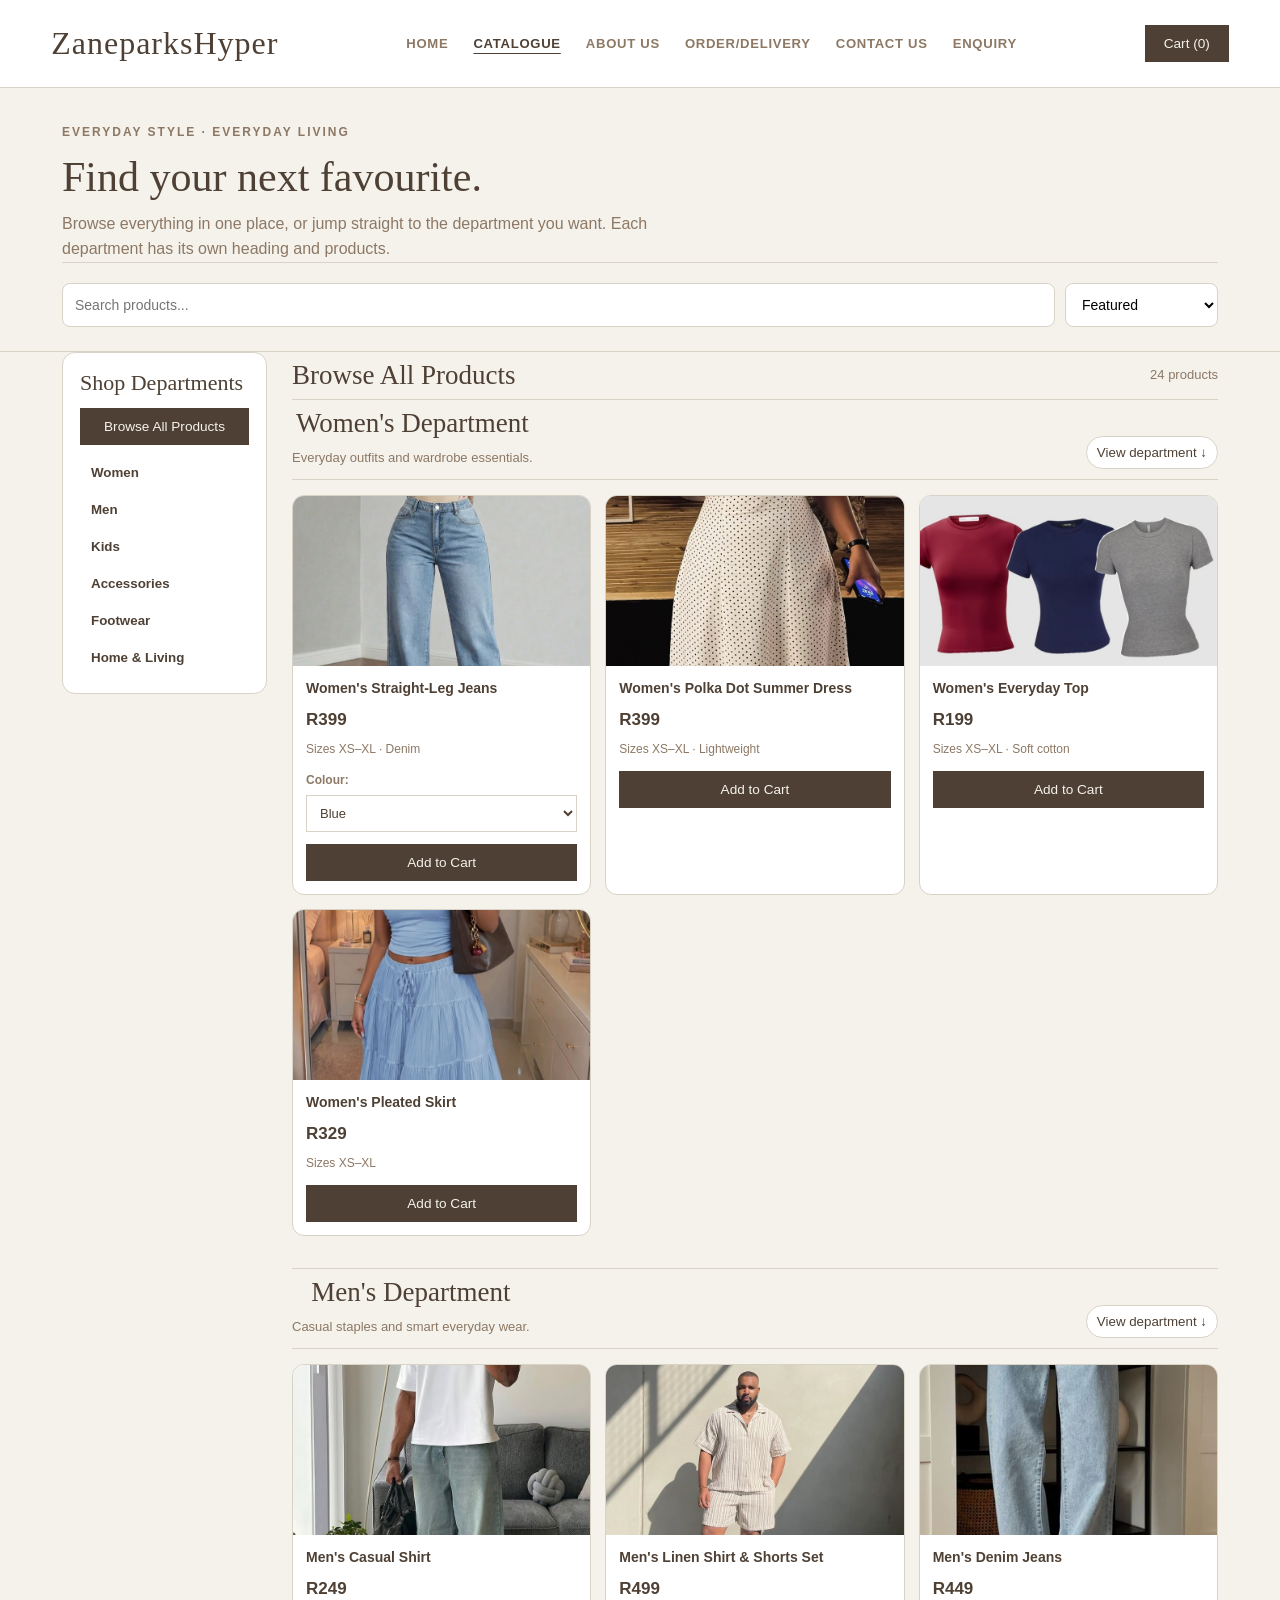
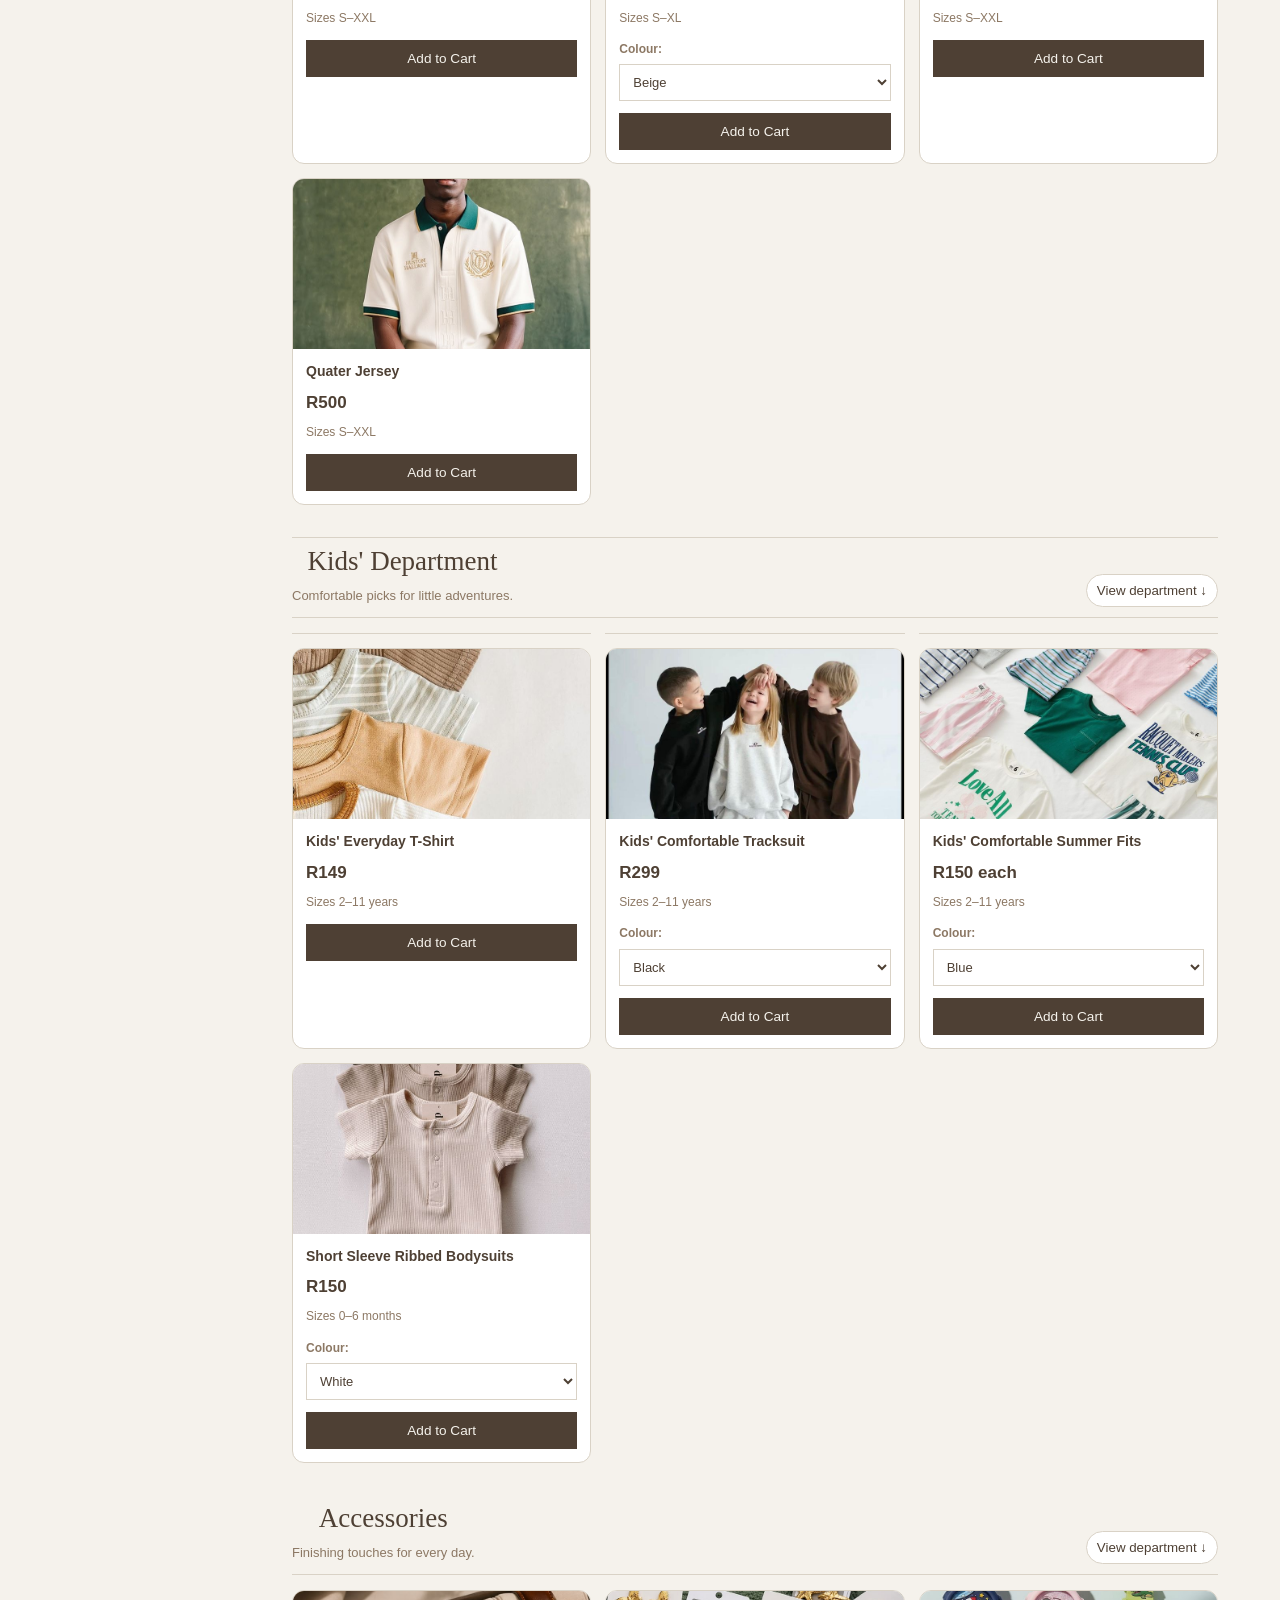
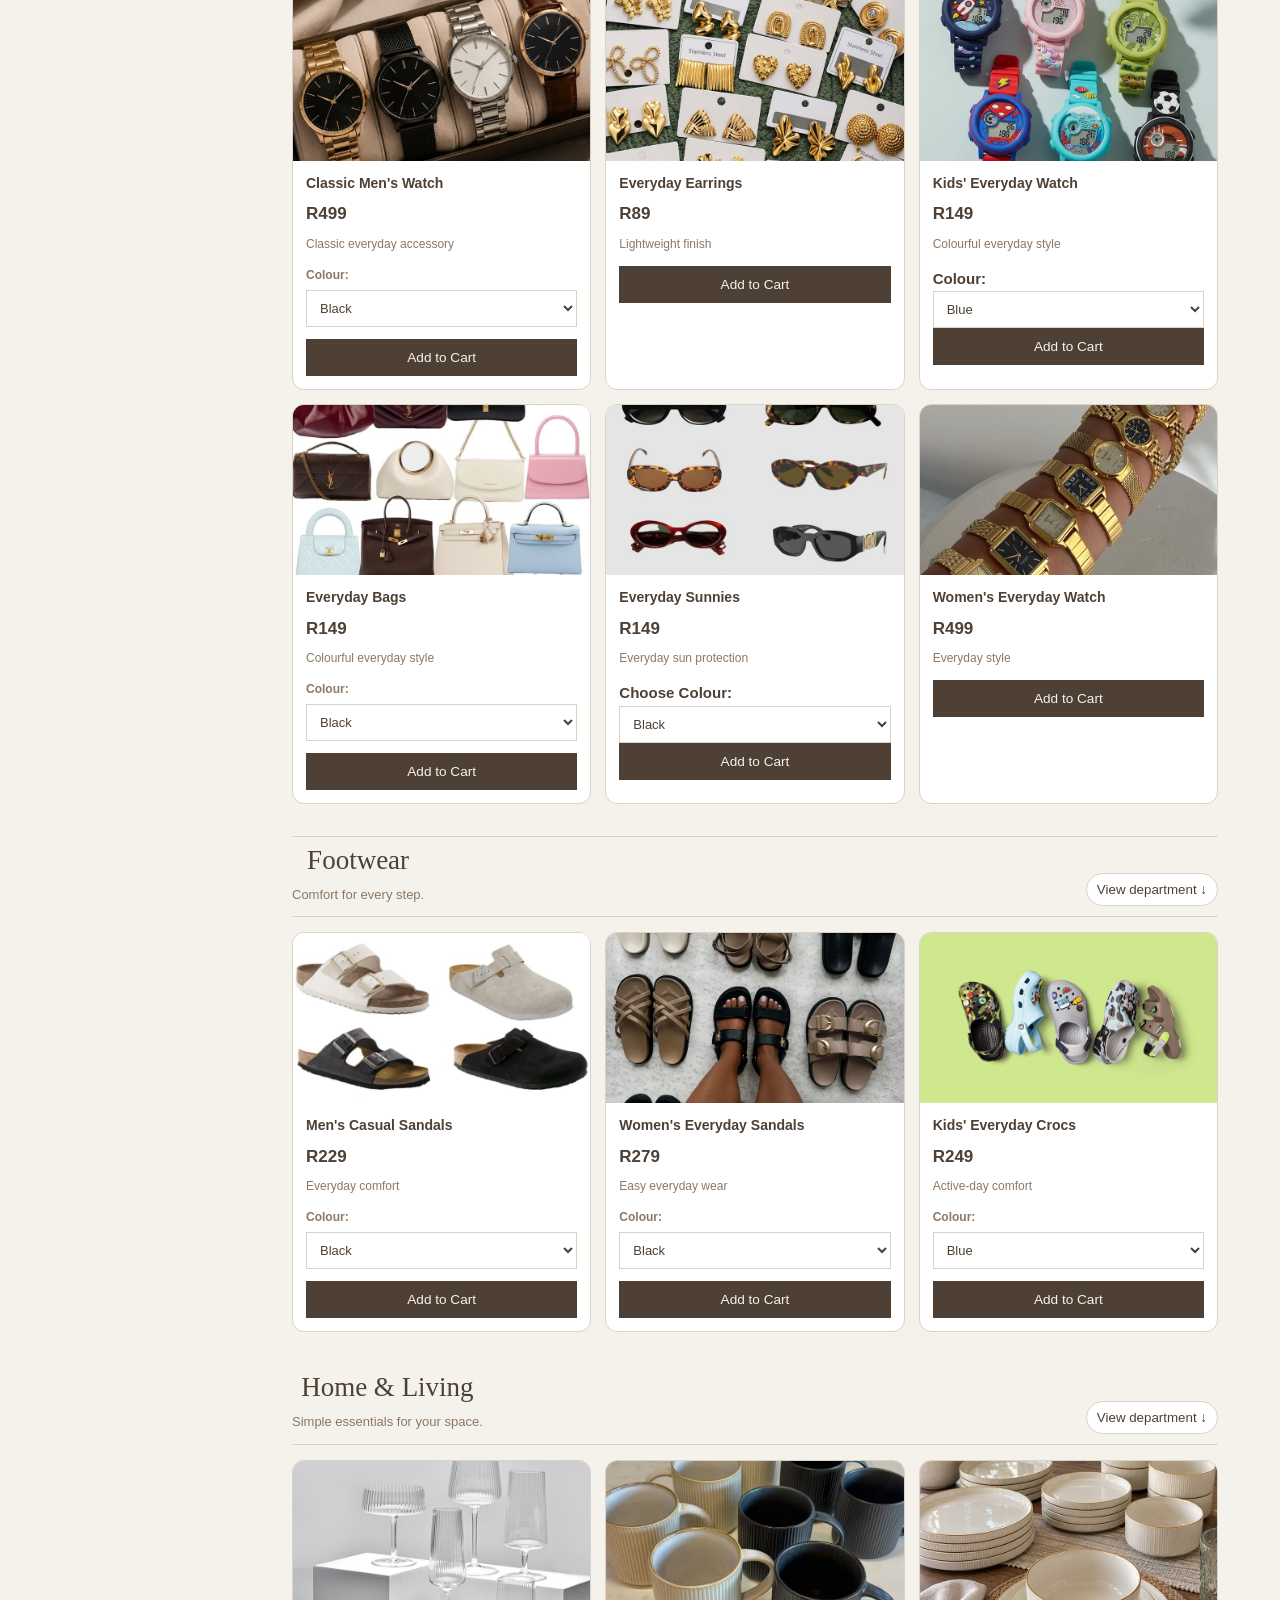
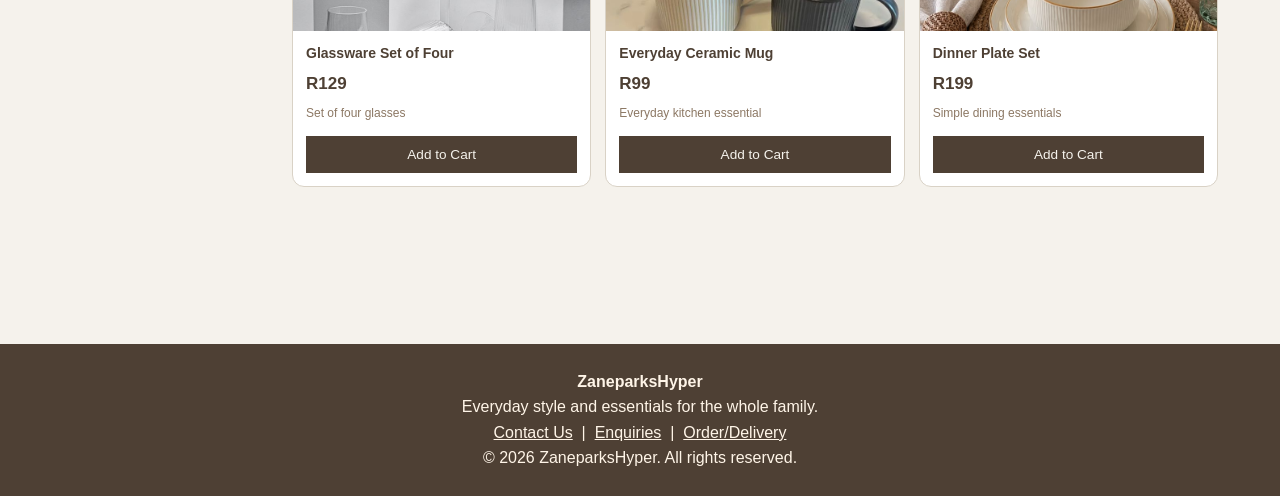
<file: catalogue.html>
<!DOCTYPE html>
<html lang="en">
<head>
<meta charset="UTF-8">
<meta name="viewport" content="width=device-width, initial-scale=1.0">
<title>Shop Clothing, Shoes &amp; Accessories | ZaneparksHyper</title>
<meta name="description" content="Explore the ZaneparksHyper catalogue for women's, men's and kids' clothing, footwear, accessories and home essentials. Browse our collections in South Africa.">
<meta name="keywords" content="ZaneparksHyper, online shopping South Africa, clothing, women's clothing, men's clothing, kids' clothing, footwear, accessories, home and living">
<meta name="author" content="ZaneparksHyper">
<link rel="stylesheet" href="css/styles.css">
    <style>
        :root {
            --brown: #4E4034;
            --cream: #F5F2EC;
            --paper: #FFFFFF;
            --line: #D9D2C6;
            --muted: #8C7864;
            --taupe: #B7A996;
        }

        * { box-sizing: border-box; }

        html {
            scroll-behavior: smooth;
            scroll-padding-top: 110px;
        }

        body {
            margin: 0;
            background: var(--cream);
            color: var(--brown);
            font-family: Arial, sans-serif;
        }

        button, a, select { cursor: pointer; }

        .Global-header {
            position: sticky;
            top: 0;
            z-index: 100;
            background: var(--paper);
            padding: 18px 4%;
            border-bottom: 1px solid var(--line);
            font-family: "Helvetica Neue", Arial, sans-serif;
        }

        .bar {
            max-width: 1400px;
            margin: 0 auto;
            display: flex;
            justify-content: space-between;
            align-items: center;
            gap: 25px;
        }

        .brand {
            flex-shrink: 0;
            font-family: Georgia, serif;
            font-size: 2rem;
            font-weight: normal;
            letter-spacing: 1px;
            color: var(--brown);
            white-space: nowrap;
            text-decoration: none;
        }

        nav {
            display: flex;
            align-items: center;
            gap: 25px;
            flex-wrap: wrap;
        }

        nav a {
            text-decoration: none;
            color: var(--muted);
            font-size: .82rem;
            font-weight: 600;
            text-transform: uppercase;
            letter-spacing: .7px;
            transition: color .3s ease;
        }

        nav a:hover, nav a:focus, nav a.active {
            color: var(--brown);
        }

        nav a.active {
            text-decoration: underline;
            text-underline-offset: 5px;
        }

        .cart, .browse {
            background: var(--brown);
            color: var(--cream);
            border: 1px solid var(--brown);
            border-radius: 0;
            padding: 10px 18px;
            font-size: .85rem;
            transition: background-color .3s ease, color .3s ease;
        }

        .cart:hover, .browse:hover {
            background: var(--muted);
            color: #FFFFFF;
        }

        .hero {
            max-width: 1200px;
            margin: auto;
            padding: 35px 22px 24px;
        }

        .eyebrow {
            letter-spacing: 2px;
            text-transform: uppercase;
            font-size: 12px;
            color: var(--muted);
            font-weight: bold;
        }

        .hero h1 {
            font: 42px Georgia, serif;
            color: var(--brown);
            margin: 10px 0;
        }

        .hero p {
            color: var(--muted);
            max-width: 650px;
            line-height: 1.6;
        }

        .controls {
            display: flex;
            gap: 10px;
            margin-top: 20px;
            flex-wrap: wrap;
        }

        .controls input, .controls select {
            padding: 12px;
            border: 1px solid var(--line);
            border-radius: 8px;
            background: white;
            font-size: 14px;
        }

        .controls input {
            flex: 1;
            min-width: 220px;
        }

        .layout {
            max-width: 1200px;
            margin: auto;
            padding: 0 22px 45px;
            display: grid;
            grid-template-columns: 205px 1fr;
            gap: 25px;
        }

        .sidebar {
            position: sticky;
            top: 90px;
            align-self: start;
            background: var(--paper);
            border: 1px solid var(--line);
            padding: 17px;
            border-radius: 13px;
        }

        .sidebar h2 {
            font: 22px Georgia, serif;
            color: var(--brown);
            margin: 0 0 12px;
        }

        .browse {
            width: 100%;
            margin-bottom: 9px;
        }

        .dept {
            display: block;
            width: 100%;
            text-align: left;
            border: 0;
            background: none;
            padding: 11px;
            border-radius: 7px;
            font-weight: bold;
            color: var(--brown);
        }

        .dept:hover, .dept.active {
            background: var(--line);
            color: var(--brown);
        }

        .toolbar {
            display: flex;
            justify-content: space-between;
            gap: 12px;
            align-items: center;
            flex-wrap: wrap;
        }

        .toolbar h2, .section-title h2 {
            font: 27px Georgia, serif;
            color: var(--brown);
            margin: 8px 0;
        }

        .count, .section-title p {
            color: var(--muted);
            font-size: 13px;
        }

        .department {
            margin-bottom: 32px;
            scroll-margin-top: 95px;
        }

        .section-title {
            display: flex;
            align-items: end;
            justify-content: space-between;
            gap: 10px;
            border-bottom: 1px solid var(--line);
            margin-bottom: 15px;
            padding-bottom: 10px;
        }

        .section-title p { margin: 0; }

        .section-title button {
            border: 1px solid var(--line);
            border-radius: 18px;
            background: var(--paper);
            padding: 8px 10px;
            color: var(--brown);
        }

        .grid {
            display: grid;
            grid-template-columns: repeat(3, minmax(0, 1fr));
            gap: 14px;
        }

        .card {
            background: var(--paper);
            border: 1px solid var(--line);
            border-radius: 12px;
            overflow: hidden;
        }

        .art {
            height: 170px;
            background: var(--line);
            display: flex;
            align-items: center;
            justify-content: center;
            overflow: hidden;
        }

        .art img {
            width: 100%;
            height: 100%;
            object-fit: cover;
            display: block;
        }

        .info { padding: 13px; }

        .info h3 {
            font-size: 14px;
            line-height: 1.4;
            margin: 0 0 7px;
        }

        .price {
            font-size: 17px;
            font-weight: bold;
            color: var(--brown);
        }

        .desc {
            font-size: 12px;
            color: var(--muted);
            margin: 7px 0 12px;
        }

        /* Colour selectors */
        .product-colour {
            margin: 8px 0 12px;
        }

        .product-colour label {
            display: block;
            margin-bottom: 5px;
            font-size: 12px;
            color: var(--muted);
        }

        .color-select {
            width: 100%;
            padding: 9px;
            border: 1px solid var(--line);
            background: var(--paper);
            color: var(--brown);
            font-size: 13px;
        }

        .color-select:focus-visible {
            outline: 2px solid var(--muted);
            outline-offset: 2px;
        }

        .add {
            width: 100%;
            border: 1px solid var(--brown);
            background: var(--brown);
            color: var(--cream);
            border-radius: 0;
            padding: 10px 14px;
            font-size: .85rem;
            transition: background-color .3s ease, color .3s ease;
        }

        .add:hover {
            background: var(--muted);
            color: #FFFFFF;
        }

        .empty {
            display: none;
            padding: 22px;
            background: var(--paper);
            border-radius: 10px;
            color: var(--muted);
        }

        footer {
            padding: 25px 20px;
            background: var(--brown);
            color: #FFF5E8;
            text-align: center;
            margin-top: 5rem;
        }

        footer p { line-height: 1.6; }
        footer a { color: #FFF5E8; }
        footer a:hover, footer a:focus { color: var(--taupe); }

        .visually-hidden {
            position: absolute;
            width: 1px;
            height: 1px;
            padding: 0;
            margin: -1px;
            overflow: hidden;
            clip: rect(0, 0, 0, 0);
            white-space: nowrap;
            border: 0;
        }

        @media (max-width: 800px) {
            .layout { grid-template-columns: 1fr; }
            .sidebar { position: static; }

            .dept-list {
                display: grid;
                grid-template-columns: repeat(3, 1fr);
            }

            .grid { grid-template-columns: repeat(2, minmax(0, 1fr)); }

            .Global-header {
                position: static;
                padding: 18px 15px;
            }

            .bar {
                flex-direction: column;
                gap: 18px;
            }

            .bar nav {
                order: 3;
                flex-basis: 100%;
                justify-content: center;
                gap: 15px;
            }

            nav a { font-size: .75rem; }
            .hero h1 { font-size: 34px; }
        }

        @media (max-width: 450px) {
            .grid { gap: 8px; }
            .art { height: 130px; }
            .info { padding: 9px; }
            .info h3 { font-size: 12px; }

            .dept-list { grid-template-columns: repeat(2, 1fr); }

            .section-title {
                align-items: flex-start;
                flex-direction: column;
            }
        }
    </style>
</head>

<body>
    <header class="Global-header">
        <div class="bar">
            <a class="brand" href="index.html">ZaneparksHyper</a>

            <nav aria-label="Main navigation">
                <a href="index.html">Home</a>
                <a href="catalogue.html" class="active" aria-current="page">Catalogue</a>
                <a href="about_Us.html">About Us</a>
                <a href="order.html">Order/Delivery</a>
                <a href="contact.html">Contact Us</a>
                <a href="enquiry.html">Enquiry</a>
            </nav>

            <button class="cart" id="openCart" type="button">
                Cart (<span id="cartCount">0</span>)
            </button>
        </div>
    </header>

    <section class="hero" id="top">
        <div class="eyebrow">Everyday style · Everyday living</div>
        <h1>Find your next favourite.</h1>
        <p>
            Browse everything in one place, or jump straight to the
            department you want. Each department has its own heading
            and products.
        </p>
<hr>
        <div class="controls">
            <input id="search" type="search"
                   placeholder="Search products..."
                   aria-label="Search products">

            <select id="sort" aria-label="Sort products">
                <option value="featured">Featured</option>
                <option value="low">Price: low to high</option>
                <option value="high">Price: high to low</option>
            </select>
        </div>
    </section>
<hr>
    <main class="layout">
        <aside class="sidebar">
            <h2>Shop Departments</h2>

            <button class="browse" data-jump="all" type="button">
                Browse All Products
            </button>

            <div class="dept-list">
                <button class="dept" data-jump="women" type="button">Women</button>
                <button class="dept" data-jump="men" type="button">Men</button>
                <button class="dept" data-jump="kids" type="button">Kids</button>
                <button class="dept" data-jump="accessories" type="button">Accessories</button>
                <button class="dept" data-jump="footwear" type="button">Footwear</button>
                <button class="dept" data-jump="homeware" type="button">Home &amp; Living</button>
            </div>
        </aside>

        <div>
            <div class="toolbar">
                <h2 id="viewTitle">Browse All Products</h2>
                <span class="count" id="count">20 products</span>
            </div>
<hr>
            <div id="sections">
                <section class="department" id="women" data-section="women">
                    <div class="section-title">
                        <div>
                            <h2>Women's Department</h2>
                            <p>Everyday outfits and wardrobe essentials.</p>
                        </div>
                        <button data-jump="women" type="button">View department ↓</button>
                    </div>

                    <div class="grid">
                        <article class="card" data-dept="women" data-price="399" data-name="Women's Straight-Leg Jeans">
                            <div class="art">
                                <img src="assets/Light Wash Straight Denim Pants Relaxed Fit .jpg"
                                     alt="Women's Straight-Leg Jeans" loading="lazy">
                            </div>
                            <div class="info">
                                <h3>Women's Straight-Leg Jeans</h3>
                                <div class="price">R399</div>
                                <div class="desc">Sizes XS–XL · Denim</div>
                                <div class="product-colour">
                                    <label for="womenJeansColour">Colour:</label>
                                    <select id="womenJeansColour" class="color-select" name="colour">
                                        <option value="Blue">Blue</option>
                                        <option value="Black">Black</option>
                                        <option value="Light Blue">Light Blue</option>
                                    </select>
                                </div>
                                <button class="add" type="button">Add to Cart</button>
                            </div>
                        </article>

                        <article class="card" data-dept="women" data-price="399" data-name="Women's Summer Dress">
                            <div class="art">
                                <img src="assets/women dress.jpg" alt="Women's Summer Dress" loading="lazy">
                            </div>
                            <div class="info">
                                <h3>Women's Polka Dot Summer Dress</h3>
                                <div class="price">R399</div>
                                <div class="desc">Sizes XS–XL · Lightweight</div>
                                <button class="add" type="button">Add to Cart</button>
                            </div>
                        </article>

                        <article class="card" data-dept="women" data-price="199" data-name="Women's Everyday Top">
                            <div class="art">
                                <img src="assets/Everyday tops Women.jpg" alt="Women's Everyday Top" loading="lazy">
                            </div>
                            <div class="info">
                                <h3>Women's Everyday Top</h3>
                                <div class="price">R199</div>
                                <div class="desc">Sizes XS–XL · Soft cotton</div>
                                <button class="add" type="button">Add to Cart</button>
                            </div>
                        </article>

                        <article class="card" data-dept="women" data-price="329" data-name="Women's Pleated Skirt">
                            <div class="art">
                                <img src="assets/women clothing (2).jpg" alt="Women's Pleated Skirt" loading="lazy">
                            </div>
                            <div class="info">
                                <h3>Women's Pleated Skirt</h3>
                                <div class="price">R329</div>
                                <div class="desc">Sizes XS–XL</div>
                                <button class="add" type="button">Add to Cart</button>
                            </div>
                        </article>
                    </div>
                </section>
<hr>
                <section class="department" id="men" data-section="men">
                    <div class="section-title">
                        <div>
                            <h2>Men's Department</h2>
                            <p>Casual staples and smart everyday wear.</p>
                        </div>
                        <button data-jump="men" type="button">View department ↓</button>
                    </div>

                    <div class="grid">
                        <article class="card" data-dept="men" data-price="249" data-name="Men's Casual Shirt">
                            <div class="art">
                                <img src="assets/Men Clothing.jpg" alt="Men's Casual Shirt" loading="lazy">
                            </div>
                            <div class="info">
                                <h3>Men's Casual Shirt</h3>
                                <div class="price">R249</div>
                                <div class="desc">Sizes S–XXL</div>
                                <button class="add" type="button">Add to Cart</button>
                            </div>
                        </article>

                        <article class="card" data-dept="men" data-price="499" data-name="Men's Linen Shirt & Shorts Set">
                            <div class="art">
                                <img src="assets/men linen set.jpg" alt="Men's Linen Shirt and Shorts Set" loading="lazy">
                            </div>
                            <div class="info">
                                <h3>Men's Linen Shirt &amp; Shorts Set</h3>
                                <div class="price">R499</div>
                                <div class="desc">Sizes S–XL</div>
                                <div class="product-colour">
                                    <label for="linenSetColour">Colour:</label>
                                    <select id="linenSetColour" class="color-select" name="colour">
                                        <option value="Beige">Beige</option>
                                        <option value="White">White</option>
                                        <option value="Black">Black</option>
                                        <option value="Olive Green">Olive Green</option>
                                    </select>
                                </div>
                                <button class="add" type="button">Add to Cart</button>
                            </div>
                        </article>

                        <article class="card" data-dept="men" data-price="449" data-name="Men's Denim Jeans">
                            <div class="art">
                                <img src="assets/Straight Jean.jpg" alt="Men's Denim Jeans" loading="lazy">
                            </div>
                            <div class="info">
                                <h3>Men's Denim Jeans</h3>
                                <div class="price">R449</div>
                                <div class="desc">Sizes S–XXL</div>
                                <button class="add" type="button">Add to Cart</button>
                            </div>
                        </article>

                        <article class="card" data-dept="men" data-price="500" data-name="quater jersey">
                            <div class="art">
                                <img src="assets/Quater jersry.jpg" alt="Quarter Jersey" loading="lazy">
                            </div>
                            <div class="info">
                                <h3>Quater Jersey</h3>
                                <div class="price">R500</div>
                                <div class="desc">Sizes S–XXL</div>
                                <button class="add" type="button">Add to Cart</button>
                            </div>
                        </article>
                    </div>
                </section>
<hr>
                <section class="department" id="kids" data-section="kids">
                    <div class="section-title">
                        <div>
                            <h2>Kids' Department</h2>
                            <p>Comfortable picks for little adventures.</p>
                        </div>
                        <button data-jump="kids" type="button">View department ↓</button>
                    </div>
                    <div class="grid">
                        <article class="card" data-dept="kids" data-price="149" data-name="Kids' Everyday T-Shirt">
                            <div class="art">
                                <img src="assets/kids picesc.jpg" alt="Kids' Everyday T-Shirt" loading="lazy">
                            </div>
                            <div class="info">
                                <h3>Kids' Everyday T-Shirt</h3>
                                <div class="price">R149</div>
                                <div class="desc">Sizes 2–11 years</div>
                                <button class="add" type="button">Add to Cart</button>
                            </div>
                        </article>
<hr>
                        <article class="card" data-dept="kids" data-price="299" data-name="Kids' Comfortable Tracksuit">
                            <div class="art">
                                <img src="assets/tracksuits.jpg" alt="Kids' Comfortable Tracksuit" loading="lazy">
                            </div>
                            <div class="info">
                                <h3>Kids' Comfortable Tracksuit</h3>
                                <div class="price">R299</div>
                                <div class="desc">Sizes 2–11 years</div>
                                <div class="product-colour">
                                    <label for="tracksuitColour">Colour:</label>
                                    <select id="tracksuitColour" class="color-select" name="colour">
                                        <option value="Black">Black</option>
                                        <option value="Grey">Grey</option>
                                        <option value="Navy Blue">Navy Blue</option>
                                        <option value="Pink">Pink</option>
                                    </select>
                                </div>
                                <button class="add" type="button">Add to Cart</button>
                            </div>
                        </article>
<hr>
                        <article class="card" data-dept="kids" data-price="150" data-name="Kids' summer fits">
                            <div class="art">
                                <img src="assets/kids.jpg" alt="Kids' Summer Fits" loading="lazy">
                            </div>
                            <div class="info">
                                <h3>Kids' Comfortable Summer Fits</h3>
                                <div class="price">R150 each</div>
                                <div class="desc">Sizes 2–11 years</div>
                                <div class="product-colour">
                                    <label for="kidsSummerColour">Colour:</label>
                                    <select id="kidsSummerColour" class="color-select" name="colour">
                                        <option value="Blue">Blue</option>
                                        <option value="Pink">Pink</option>
                                        <option value="Red">Red</option>
                                        <option value="White">White</option>
                                    </select>
                                </div>
                                <button class="add" type="button">Add to Cart</button>
                            </div>
                        </article>
<hr>
                        <article class="card" data-dept="kids" data-price="150" data-name="newborn">
                            <div class="art">
                                <img src="assets/short sleeve ribbed bodysuits.jpg" alt="Newborn Bodysuits" loading="lazy">
                            </div>
                            <div class="info">
                                <h3>Short Sleeve Ribbed Bodysuits</h3>
                                <div class="price">R150</div>
                                <div class="desc">Sizes 0–6 months</div>
                                <div class="product-colour">
                                    <label for="bodysuitColour">Colour:</label>
                                    <select id="bodysuitColour" class="color-select" name="colour">
                                        <option value="White">White</option>
                                        <option value="Pink">Pink</option>
                                        <option value="Blue">Blue</option>
                                        <option value="Beige">Beige</option>
                                    </select>
                                </div>
                                <button class="add" type="button">Add to Cart</button>
                            </div>
                        </article>
                    </div>
                </section>

                <section class="department" id="accessories" data-section="accessories">
                    <div class="section-title">
                        <div>
                            <h2>Accessories</h2>
                            <p>Finishing touches for every day.</p>
                        </div>
                        <button data-jump="accessories" type="button">View department ↓</button>
                    </div>
                    <div class="grid">
                        <article class="card" data-dept="accessories" data-price="499" data-name="Classic Men's Watch">
                            <div class="art">
                                <img src="assets/watches.jpg" alt="Classic Men's Watch" loading="lazy">
                            </div>
                            <div class="info">
                                <h3>Classic Men's Watch</h3>
                                <div class="price">R499</div>
                                <div class="desc">Classic everyday accessory</div>
                                <div class="product-colour">
                                    <label for="mensWatchColour">Colour:</label>
                                    <select id="mensWatchColour" class="color-select" name="colour">
                                        <option value="Black">Black</option>
                                        <option value="Silver">Silver</option>
                                        <option value="Gold">Gold</option>
                                        <option value="Brown">Brown</option>
                                    </select>
                                </div>
                                <button class="add" type="button">Add to Cart</button>
                            </div>
                        </article>

                        <article class="card" data-dept="accessories" data-price="89" data-name="Everyday Earrings">
                            <div class="art">
                                <img src="assets/earrings.jpg" alt="Everyday Earrings" loading="lazy">
                            </div>
                            <div class="info">
                                <h3>Everyday Earrings</h3>
                                <div class="price">R89</div>
                                <div class="desc">Lightweight finish</div>
                                <button class="add" type="button">Add to Cart</button>
                            </div>
                        </article>

                        <article class="card" data-dept="accessories" data-price="149" data-name="Kids' Everyday Watch">
                            <div class="art">
                                <img src="assets/kids watchs.jpg" alt="Kids' Everyday Watch" loading="lazy">
                            </div>
                            <div class="info">
                                <h3>Kids' Everyday Watch</h3>
                                <div class="price">R149</div>
                                <div class="desc">Colourful everyday style</div>
                                 <label for="kidsCrocsColour">Colour:</label>
                                    <select id="kidsCrocsColour" class="color-select" name="colour">
                                        <option value="Blue">Blue</option>
                                        <option value="Pink">Pink</option>
                                        <option value="Black">Black</option>
                                        <option value="Green">Green</option>
                                        <option value="Purple">Purple</option>
                                    </select>
                                <button class="add" type="button">Add to Cart</button>
                            </div>
                        </article>

                        <article class="card" data-dept="accessories" data-price="149" data-name="women bags">
                            <div class="art">
                                <img src="assets/bags.jpg" alt="Everyday Bags" loading="lazy">
                            </div>
                            <div class="info">
                                <h3>Everyday Bags</h3>
                                <div class="price">R149</div>
                                <div class="desc">Colourful everyday style</div>
                                <div class="product-colour">
                                    <label for="bagsColour">Colour:</label>
                                    <select id="bagsColour" class="color-select" name="colour">
                                        <option value="Black">Black</option>
                                        <option value="Brown">Brown</option>
                                        <option value="Beige">Beige</option>
                                        <option value="White">White</option>
                                        <option value="Pink">Pink</option>
                                    </select>
                                </div>
                                <button class="add" type="button">Add to Cart</button>
                            </div>
                        </article>

                        <article class="card" data-dept="accessories" data-price="149" data-name="Sunglasses">
                            <div class="art">
                                <img src="assets/sunnies.jpg" alt="Sunglasses" loading="lazy">
                            </div>
                            <div class="info">
                                <h3>Everyday Sunnies</h3>
                                <div class="price">R149</div>
                                <div class="desc">Everyday sun protection</div>
                                <label for="sunnies-colour">Choose Colour:</label>
                                <select id="sunnies-colour" class="color-select">
                                   <option value="Black">Black</option>
                                   <option value="Brown">Brown</option>
                                   <option value="Gold">Gold</option>
                                   <option value="Tortoiseshell">Tortoiseshell</option>
                                   <option value="Pink">Pink</option>
                                </select>
                                <button class="add" type="button">Add to Cart</button>
                            </div>
                        </article>

                        <article class="card" data-dept="accessories" data-price="499" data-name="Women's Everyday Watch">
                            <div class="art">
                                <img src="assets/women watches.jpg" alt="Women's Everyday Watch" loading="lazy">
                            </div>
                            <div class="info">
                                <h3>Women's Everyday Watch</h3>
                                <div class="price">R499</div>
                                <div class="desc">Everyday style</div>
                                <button class="add" type="button">Add to Cart</button>
                            </div>
                        </article>
                    </div>
                </section>
<hr>
                <section class="department" id="footwear" data-section="footwear">
                    <div class="section-title">
                        <div>
                            <h2>Footwear</h2>
                            <p>Comfort for every step.</p>
                        </div>
                        <button data-jump="footwear" type="button">View department ↓</button>
                    </div>

                    <div class="grid">
                        <article class="card" data-dept="footwear" data-price="229" data-name="Men's Casual Sandals">
                            <div class="art">
                                <img src="assets/man sandles.jpg" alt="Men's Casual Sandals" loading="lazy">
                            </div>
                            <div class="info">
                                <h3>Men's Casual Sandals</h3>
                                <div class="price">R229</div>
                                <div class="desc">Everyday comfort</div>
                                <div class="product-colour">
                                    <label for="mensSandalsColour">Colour:</label>
                                    <select id="mensSandalsColour" class="color-select" name="colour">
                                        <option value="Black">Black</option>
                                        <option value="Brown">Brown</option>
                                        <option value="Tan">Tan</option>
                                        <option value="Navy Blue">Navy Blue</option>
                                        <option value="Maroon">Maroon</option>
                                        <option value="White">White</option>
                                    </select>
                                </div>
                                <button class="add" type="button">Add to Cart</button>
                            </div>
                        </article>

                        <article class="card" data-dept="footwear" data-price="279" data-name="Women's Everyday Sandals">
                            <div class="art">
                                <img src="assets/Sandles.jpg" alt="Women's Everyday Sandals" loading="lazy">
                            </div>
                            <div class="info">
                                <h3>Women's Everyday Sandals</h3>
                                <div class="price">R279</div>
                                <div class="desc">Easy everyday wear</div>
                                 <div class="product-colour">
                                    <label for="mensSandalsColour">Colour:</label>
                                    <select id="mensSandalsColour" class="color-select" name="colour">
                                        <option value="Black">Black</option>
                                        <option value="Brown">Brown</option>
                                        <option value="Tan">Tan</option>
                                        <option value="Navy Blue">White</option>
                                    </select>
                                </div>
                                <button class="add" type="button">Add to Cart</button>
                            </div>
                        </article>

                        <article class="card" data-dept="footwear" data-price="249" data-name="Kids' Everyday Crocs">
                            <div class="art">
                                <img src="assets/kids crocs.jpg" alt="Kids' Everyday Crocs" loading="lazy">
                            </div>
                            <div class="info">
                                <h3>Kids' Everyday Crocs</h3>
                                <div class="price">R249</div>
                                <div class="desc">Active-day comfort</div>
                                <div class="product-colour">
                                    <label for="kidsCrocsColour">Colour:</label>
                                    <select id="kidsCrocsColour" class="color-select" name="colour">
                                        <option value="Blue">Blue</option>
                                        <option value="Pink">Pink</option>
                                        <option value="Black">Black</option>
                                        <option value="Green">Green</option>
                                        <option value="Purple">Purple</option>
                                    </select>
                                </div>
                                <button class="add" type="button">Add to Cart</button>
                            </div>
                        </article>
                    </div>
                </section>

                <section class="department" id="homeware" data-section="homeware">
                    <div class="section-title">
                        <div>
                            <h2>Home &amp; Living</h2>
                            <p>Simple essentials for your space.</p>
                        </div>
                        <button data-jump="homeware" type="button">View department ↓</button>
                    </div>

                    <div class="grid">
                        <article class="card" data-dept="homeware" data-price="129" data-name="Glassware Set of Four">
                            <div class="art">
                                <img src="assets/glassware.jpg" alt="Glassware Set of Four" loading="lazy">
                            </div>
                            <div class="info">
                                <h3>Glassware Set of Four</h3>
                                <div class="price">R129</div>
                                <div class="desc">Set of four glasses</div>
                                <button class="add" type="button">Add to Cart</button>
                            </div>
                        </article>

                        <article class="card" data-dept="homeware" data-price="99" data-name="Everyday Ceramic Mug">
                            <div class="art">
                                <img src="assets/mugs (1).jpg" alt="Everyday Ceramic Mug" loading="lazy">
                            </div>
                            <div class="info">
                                <h3>Everyday Ceramic Mug</h3>
                                <div class="price">R99</div>
                                <div class="desc">Everyday kitchen essential</div>
                                <button class="add" type="button">Add to Cart</button>
                            </div>
                        </article>

                        <article class="card" data-dept="homeware" data-price="199" data-name="Dinner Plate Set">
                            <div class="art">
                                <img src="assets/plates.jpg" alt="Dinner Plate Set" loading="lazy">
                            </div>
                            <div class="info">
                                <h3>Dinner Plate Set</h3>
                                <div class="price">R199</div>
                                <div class="desc">Simple dining essentials</div>
                                <button class="add" type="button">Add to Cart</button>
                            </div>
                        </article>
                    </div>
                </section>
            </div>

            <div class="empty" id="empty">
                No products match your search.
            </div>
        </div>
    </main>
    <div id="cartOverlay" hidden
         style="position:fixed;inset:0;background:#21170f88;z-index:200;justify-content:flex-end;">
        <section
            style="background:var(--cream);width:min(440px,100%);height:100%;overflow:auto;padding:24px;box-shadow:-8px 0 30px #0002;"
            role="dialog" aria-modal="true" aria-labelledby="cartHeading">

            <div style="display:flex;justify-content:space-between;align-items:center;gap:12px;">
                <h2 id="cartHeading" style="font:28px Georgia,serif;color:var(--brown);margin:0;">
                    Your Cart
                </h2>

                <button id="closeCart" type="button" aria-label="Close cart"
                        style="border:1px solid var(--line);background:white;border-radius:50%;width:38px;height:38px;font-size:20px;">
                    ×
                </button>
            </div>

            <p style="color:var(--muted);">
                Your selected items are listed below.
            </p>

            <div id="cartItems"></div>

            <div style="border-top:1px solid var(--line);margin-top:18px;padding-top:16px;display:flex;justify-content:space-between;font-size:19px;font-weight:bold;color:var(--brown);">
                <span>Total</span>
                <span id="cartTotal">R0</span>
            </div>

            <button id="continueShopping" class="browse" type="button"
                    style="margin-top:18px;">
                Continue Shopping
            </button>

            <p style="font-size:12px;color:var(--muted);">
                Preview only: checkout and payment are not connected yet.
            </p>
        </section>
    </div>

    <footer>
        <strong>ZaneparksHyper</strong>
        <p>Everyday style and essentials for the whole family.</p>
        <p>
            <a href="contact.html">Contact Us</a>
            &nbsp;|&nbsp;
            <a href="enquiry.html">Enquiries</a>
            &nbsp;|&nbsp;
            <a href="order.html">Order/Delivery</a>
        </p>
        <p>&copy; 2026 ZaneparksHyper. All rights reserved.</p>
    </footer>
    <script src="javascript/catalogue.js" defer></script>
</body>
</html>
</file>
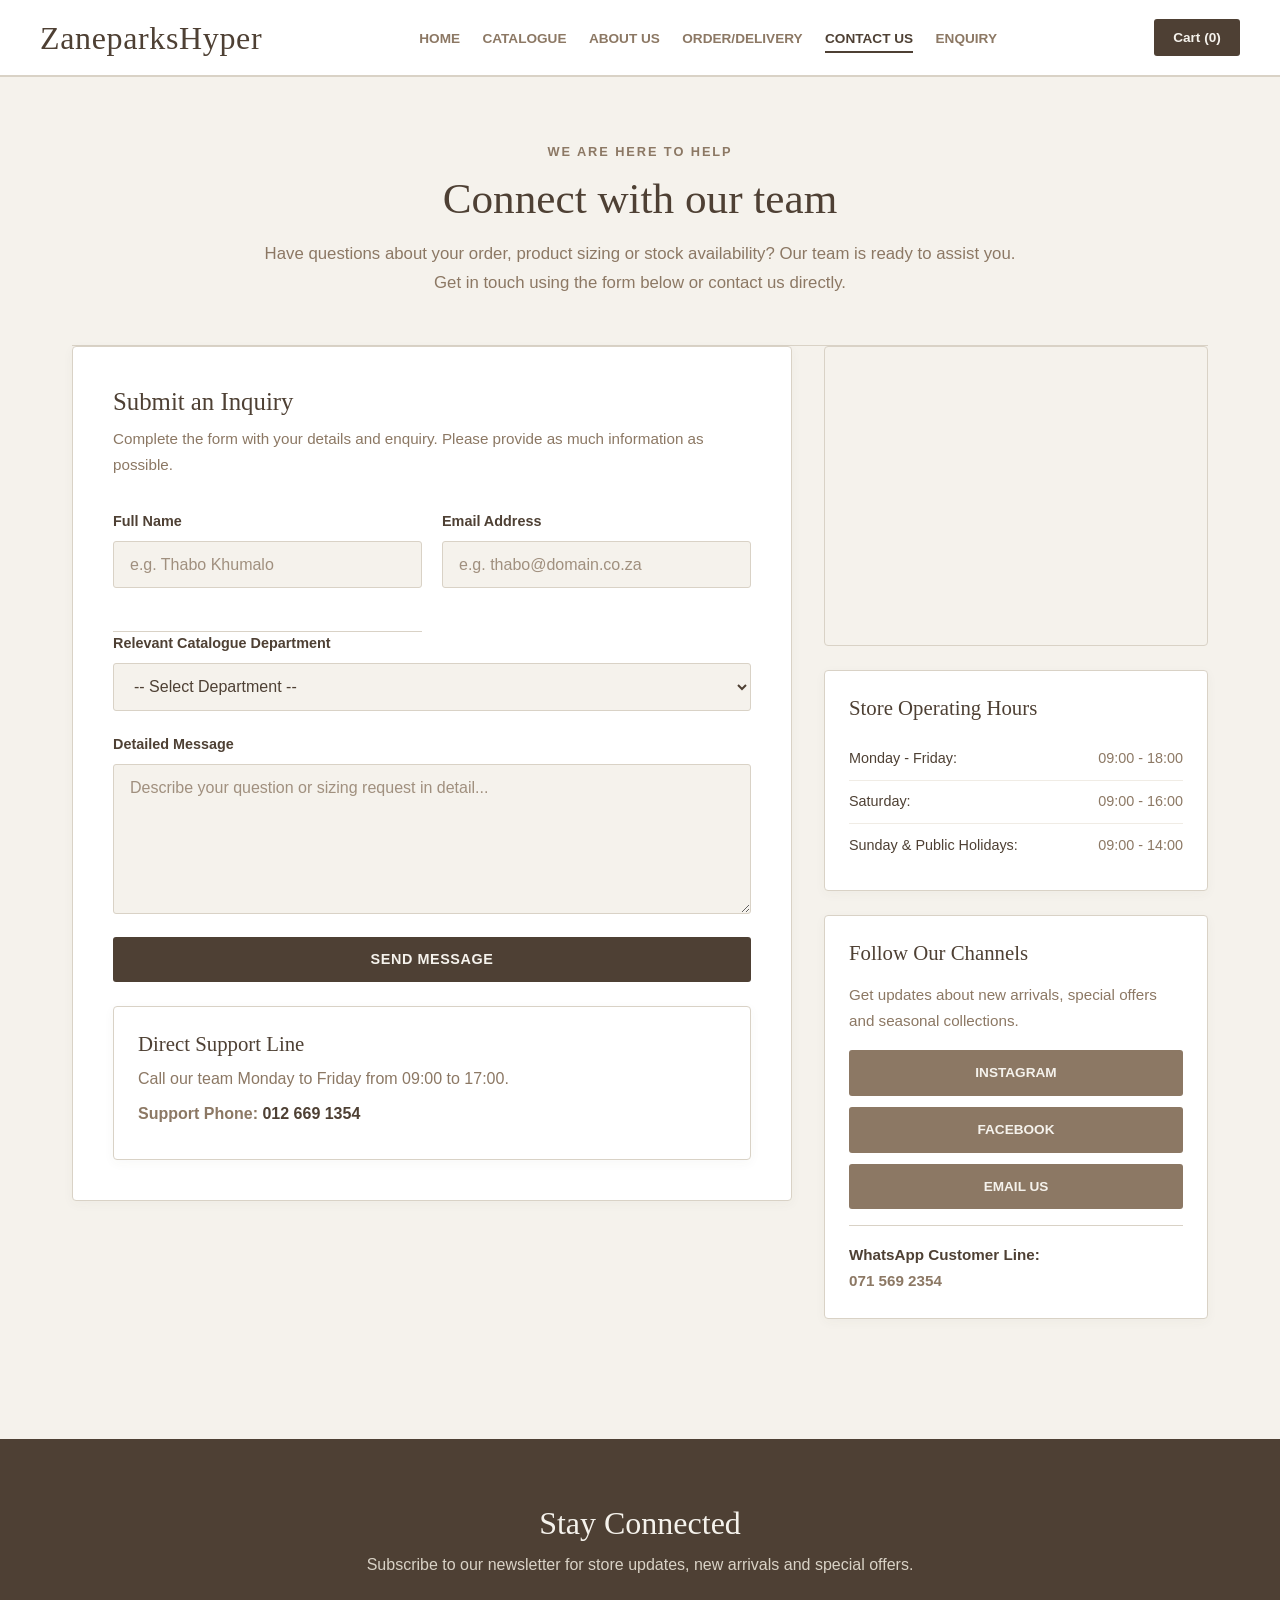
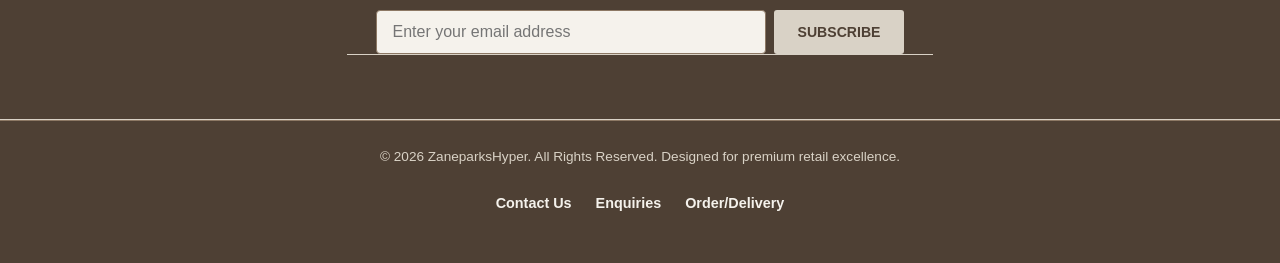
<file: contact.html>
<!DOCTYPE html>
<html lang="en">
<head>
<meta charset="UTF-8">
<meta name="viewport" content="width=device-width, initial-scale=1.0">
<title>Contact Us | ZaneparksHyper South Africa</title>
<meta name="description" content="Contact ZaneparksHyper in Boksburg, South Africa, for customer support, product enquiries, stock availability, sizing assistance and click and collect information.">
<meta name="keywords" content="contact ZaneparksHyper, Boksburg customer support, South Africa retail store, product enquiries, click and collect support">
<link rel="stylesheet" href="css\styles.css">
<style>
        * {
            box-sizing: border-box;
        }

        html {
            scroll-behavior: smooth;
        }

        body {
            margin: 0;
            padding: 0;
            background-color: #F5F2EC;
            color: #4E4034;
            font-family: "Source Sans Pro", Arial, sans-serif;
            line-height: 1.6;
        }

        a {
            color: inherit;
        }
        .Global-header {
            position: sticky;
            top: 0;
            z-index: 1000;
            background-color: #FFFFFF;
            border-bottom: 1px solid #D9D2C6;
            padding: 1.1rem 2rem;
        }
        .header-container {
            max-width: 1200px;
            margin: 0 auto;
            display: flex;
            justify-content: space-between;
            align-items: center;
            flex-wrap: wrap;
            gap: 1.25rem;
        }
        .brand-logo h1 {
            font-family: "Daytona Light", Georgia, serif;
            font-size: 2rem;
            font-weight: normal;
            color: #4E4034;
            margin: 0;
            letter-spacing: 0.02em;
        }
        .nav-link ul {
            list-style: none;
            display: flex;
            flex-wrap: wrap;
            align-items: center;
            gap: 1.4rem;
            padding: 0;
            margin: 0;
        }
        .nav-link a {
            text-decoration: none;
            color: #8C7864;
            font-size: 0.85rem;
            font-weight: bold;
            text-transform: uppercase;
            transition: color 0.3s ease;
        }
        .nav-link a:hover,
        .nav-link a.active {
            color: #4E4034;
        }
        .nav-link a.active {
            border-bottom: 2px solid #4E4034;
            padding-bottom: 5px;
        }
        .header-actions .cart-toggle-button {
            background-color: #4E4034;
            color: #F5F2EC;
            padding: 0.7rem 1.2rem;
            border: none;
            border-radius: 3px;
            font-family: inherit;
            font-size: 0.85rem;
            font-weight: bold;
            cursor: pointer;
            transition: background-color 0.3s ease;
        }
        .header-actions .cart-toggle-button:hover {
            background-color: #8C7864;
        }
        button:focus-visible,
        input:focus-visible,
        select:focus-visible,
        textarea:focus-visible,
        a:focus-visible {
            outline: 3px solid #8C7864;
            outline-offset: 3px;
        }
        .contact-page-container {
            max-width: 1200px;
            margin: 0 auto;
            padding: 4rem 2rem;
        }
        .content-header-container {
            text-align: center;
            max-width: 760px;
            margin: 0 auto 3rem;
        }
        .eyebrow {
            color: #8C7864;
            font-size: 0.8rem;
            font-weight: bold;
            text-transform: uppercase;
            letter-spacing: 0.15em;
            margin-bottom: 0.6rem;
        }
        .content-header-container h2 {
            font-family: "Daytona Light", Georgia, serif;
            font-size: 2.7rem;
            line-height: 1.2;
            font-weight: normal;
            color: #4E4034;
            margin: 0 0 1rem;
        }
        .lead-paragraph {
            color: #8C7864;
            font-size: 1.05rem;
            margin: 0;
        }
        .Contact-split-layout {
            display: grid;
            grid-template-columns: minmax(0, 1.5fr) minmax(280px, 0.8fr);
            gap: 2rem;
            align-items: start;
        }
        .form-card-container,
        .details-section-card,
        .instant-msg-line {
            background-color: #FFFFFF;
            border: 1px solid #D9D2C6;
            border-radius: 4px;
            box-shadow: 0 3px 12px rgba(78, 64, 52, 0.04);
        }
        .form-card-container {
            padding: 2.5rem;
            min-width: 0;
        }
        .form-card-container h3,
        .instant-msg-line h3 {
            font-family: "Daytona Light", Georgia, serif;
            font-size: 1.55rem;
            font-weight: normal;
            color: #4E4034;
            margin: 0 0 0.5rem;
        }
        .form-intro {
            color: #8C7864;
            margin: 0 0 2rem;
            font-size: 0.95rem;
        }
        .form-row {
            display: grid;
            grid-template-columns: repeat(2, minmax(0, 1fr));
            gap: 1.25rem;
        }
        .form-field {
            margin-bottom: 1.4rem;
            display: flex;
            flex-direction: column;
            gap: 0.5rem;
            min-width: 0;
        }
        .form-field label {
            font-weight: bold;
            font-size: 0.9rem;
            color: #4E4034;
        }
        .form-control {
            width: 100%;
            padding: 0.85rem 1rem;
            border: 1px solid #D9D2C6;
            background-color: #F5F2EC;
            color: #4E4034;
            border-radius: 3px;
            font-family: inherit;
            font-size: 1rem;
            transition: border-color 0.2s ease;
        }
        .form-control:focus {
            outline: none;
            border-color: #4E4034;
        }
        .form-control::placeholder {
            color: #8C7864;
            opacity: 0.8;
        }
        textarea.form-control {
            resize: vertical;
            min-height: 150px;
        }
        .input-error {
            border: 2px solid #DC3545 !important;
            background-color: #FFF8F8 !important;
        }
        .btn-form-submit {
            display: block;
            width: 100%;
            background-color: #4E4034;
            color: #F5F2EC;
            padding: 0.9rem 1.5rem;
            font-family: inherit;
            font-weight: bold;
            text-transform: uppercase;
            letter-spacing: 0.04em;
            border-radius: 3px;
            border: none;
            cursor: pointer;
            font-size: 0.9rem;
            transition: background-color 0.3s ease;
        }
        .btn-form-submit:hover {
            background-color: #8C7864;
        }
        .btn-form-submit:disabled {
            opacity: 0.7;
            cursor: not-allowed;
        }
        .feedback-box {
            padding: 12px;
            margin-top: 15px;
            border-radius: 4px;
            font-size: 0.95rem;
            font-weight: bold;
            display: none;
            overflow-wrap: anywhere;
        }
        .feedback-box.error-msg {
            display: block;
            background-color: #F8D7DA;
            color: #721C24;
            border: 1px solid #F5C6CB;
        }
        .feedback-box.loading-msg {
            display: block;
            background-color: #FFF3CD;
            color: #856404;
            border: 1px solid #FFEEBA;
        }
        .feedback-box.success-msg {
            display: block;
            background-color: #D4EDDA;
            color: #155724;
            border: 1px solid #C3E6CB;
        }
        .instant-msg-line {
            padding: 1.5rem;
            margin-top: 1.5rem;
        }
        .instant-msg-line h3 {
            font-size: 1.3rem;
        }
        .instant-msg-line p {
            color: #8C7864;
            margin: 0.5rem 0;
        }
        .instant-msg-line a {
            color: #4E4034;
            font-weight: bold;
            text-decoration: none;
        }
        .instant-msg-line a:hover {
            text-decoration: underline;
        }
        .location-details-sidebar {
            min-width: 0;
        }
        .store-map {
            display: block;
            width: 100%;
            height: 300px;
            border: 1px solid #D9D2C6;
            border-radius: 4px;
            margin-bottom: 1.5rem;
        }
        .details-section-card {
            padding: 1.5rem;
            margin-bottom: 1.5rem;
            overflow-wrap: anywhere;
        }
        .details-section-card h4 {
            font-family: "Daytona Light", Georgia, serif;
            font-size: 1.3rem;
            font-weight: normal;
            margin: 0 0 1rem;
            color: #4E4034;
        }
        .details-section-card p {
            color: #8C7864;
            font-size: 0.95rem;
        }
        .details-section-card ul {
            list-style: none;
            padding: 0;
            margin: 0;
        }
        .details-section-card li {
            display: flex;
            justify-content: space-between;
            gap: 1rem;
            padding: 0.6rem 0;
            border-bottom: 1px solid #F0ECE5;
            font-size: 0.9rem;
        }
        .details-section-card li:last-child {
            border-bottom: none;
        }
        .details-section-card li span:last-child {
            text-align: right;
            color: #8C7864;
        }
        .social-action-buttons {
            display: flex;
            flex-direction: column;
            gap: 0.7rem;
            margin: 1rem 0;
        }
        .social-btn {
            display: block;
            text-align: center;
            text-decoration: none;
            padding: 0.75rem;
            background-color: #8C7864;
            color: #F5F2EC;
            font-weight: bold;
            border-radius: 3px;
            font-size: 0.85rem;
            text-transform: uppercase;
            transition: background-color 0.3s ease;
        }
        .social-btn:hover {
            background-color: #4E4034;
        }
        .whatsapp-line {
            border-top: 1px solid #D9D2C6;
            padding-top: 1rem;
            margin-top: 1rem;
        }
        .whatsapp-line p {
            margin: 0;
            color: #4E4034;
        }
        .whatsapp-line a {
            color: #8C7864;
            font-weight: bold;
            text-decoration: none;
        }
        .global-footer {
            background-color: #4E4034;
            color: #F5F2EC;
            margin-top: 2rem;
        }
        .footer-newsletter-section {
            max-width: 650px;
            margin: 0 auto;
            padding: 4rem 2rem;
            text-align: center;
        }
        .footer-newsletter-section h3 {
            font-family: "Daytona Light", Georgia, serif;
            font-size: 2rem;
            font-weight: normal;
            margin: 0 0 0.5rem;
        }
        .footer-newsletter-section p {
            color: #D9D2C6;
            margin-bottom: 2rem;
        }
        .newsletter-inline-form {
            display: flex;
            gap: 0.5rem;
            justify-content: center;
        }
        .form-input {
            flex-grow: 1;
            min-width: 0;
            padding: 0.85rem 1rem;
            border: 1px solid #8C7864;
            background-color: #F5F2EC;
            color: #4E4034;
            border-radius: 3px;
            max-width: 350px;
            font-family: inherit;
            font-size: 1rem;
        }
        .btn-submit {
            background-color: #D9D2C6;
            color: #4E4034;
            padding: 0.85rem 1.5rem;
            font-family: inherit;
            font-weight: bold;
            text-transform: uppercase;
            border-radius: 3px;
            border: none;
            cursor: pointer;
            transition: background-color 0.3s ease;
        }
        .btn-submit:hover {
            background-color: #B7A996;
        }
        .footer-bottom-bar {
            text-align: center;
            padding: 1.5rem;
            border-top: 1px solid #8C7864;
            font-size: 0.85rem;
            color: #D9D2C6;
        }
        .footer-bottom-bar p {
            margin: 0;
        }
        @media (max-width: 1000px) {
            .Contact-split-layout {
                grid-template-columns: minmax(0, 1fr) 300px;
                gap: 1.5rem;
            }

            .nav-link ul {
                gap: 0.9rem;
            }
        }
        @media (max-width: 850px) {
            .Contact-split-layout {
                grid-template-columns: 1fr;
            }
            .location-details-sidebar {
                display: grid;
                grid-template-columns: repeat(2, minmax(0, 1fr));
                gap: 1rem;
                align-items: start;
            }
            .store-map {
                grid-column: 1 / -1;
            }
            .details-section-card {
                margin-bottom: 0;
            }
        }
        @media (max-width: 768px) {
            .Global-header {
                padding: 1rem;
            }
            .header-container {
                flex-direction: column;
                align-items: center;
                gap: 1rem;
            }
            .nav-link ul {
                justify-content: center;
                gap: 0.75rem 1rem;
            }
            .nav-link a {
                font-size: 0.8rem;
            }
            .contact-page-container {
                padding: 3rem 1rem;
            }
            .content-header-container h2 {
                font-size: 2.2rem;
            }
            .form-card-container {
                padding: 1.5rem;
            }
            .form-row {
                grid-template-columns: 1fr;
                gap: 0;
            }
            .location-details-sidebar {
                grid-template-columns: 1fr;
            }
            .store-map {
                grid-column: auto;
            }
            .newsletter-inline-form {
                flex-direction: column;
                align-items: stretch;
            }
            .form-input {
                width: 100%;
                max-width: 100%;
            }
            .footer-newsletter-section {
                padding: 3rem 1rem;
            }
        }
        @media (max-width: 420px) {
            .brand-logo h1 {
                font-size: 1.7rem;
            }
            .content-header-container h2 {
                font-size: 1.9rem;
            }
            .details-section-card li {
                flex-wrap: wrap;
            }
        }
</style>
</head>
<body>
    <header class="Global-header">
        <div class="header-container">
            <div class="brand-logo">
                <h1>ZaneparksHyper</h1>
            </div>
            <nav class="nav-link" aria-label="Main navigation">
                <ul>
                    <li><a href="index.html">Home</a></li>
                    <li><a href="catalogue.html">Catalogue</a></li>
                    <li><a href="about_Us.html">About Us</a></li>
                    <li><a href="order.html">Order/Delivery</a></li>
                    <li><a href="contact.html" class="active" aria-current="page"> Contact Us</a></li>
                    <li><a href="enquiry.html">Enquiry</a></li>
                </ul>
            </nav>

            <div class="header-actions">
                <button
                    id="cartTrackerbtn"
                    class="cart-toggle-button"
                    type="button"
                    aria-label="View shopping cart"
                >
                    Cart (<span id="globalCartCount">0</span>)
                </button>
            </div>

        </div>
    </header>
<hr>
    <main class="contact-page-container">
        <div class="content-header-container">
            <p class="eyebrow">WE ARE HERE TO HELP</p>
            <h2>Connect with our team</h2>
            <p class="lead-paragraph">
                Have questions about your order, product sizing or stock availability?
                Our team is ready to assist you. Get in touch using the form below
                or contact us directly.
            </p>
        </div>
<hr>
        <div class="Contact-split-layout">
            <section class="form-card-container" aria-labelledby="contactFormHeading">
                <h3 id="contactFormHeading">Submit an Inquiry</h3>
                <p class="form-intro">
                    Complete the form with your details and enquiry.
                    Please provide as much information as possible.
                </p>
                <form id="catalogueInquiryForm" novalidate>
                    <div class="form-row">
                        <div class="form-field">
                            <label for="customerName">Full Name</label>
                            <input
                                type="text"
                                id="customerName"
                                name="customerName"
                                class="form-control"
                                placeholder="e.g. Thabo Khumalo"
                                autocomplete="name"
                                required
                            >
                        </div>
                        <div class="form-field">
                            <label for="customerEmail">Email Address</label>
                            <input
                                type="email"
                                id="customerEmail"
                                name="customerEmail"
                                class="form-control"
                                placeholder="e.g. thabo@domain.co.za"
                                autocomplete="email"
                                required
                            >
                        </div>
<hr>
                    </div>
                    <div class="form-field">
                        <label for="targetCatalogue">
                            Relevant Catalogue Department
                        </label>
                        <select
                            id="targetCatalogue"
                            name="targetCatalogue"
                            class="form-control"
                            required>
                            <option value="">-- Select Department --</option>
                            <option value="general">General Support Questions</option>
                            <option value="clothing">Clothing &amp; Apparel</option>
                            <option value="accessories">Footwear &amp; Accessories</option>
                            <option value="home">Home Essentials</option>
                            <option value="kids">Kids' Department</option>
                            <option value="collection">Click &amp; Collect Tracking</option>
                        </select>
                    </div>

                    <div class="form-field">
                        <label for="messageBody">Detailed Message</label>
                        <textarea
                            id="messageBody"
                            name="messageBody"
                            class="form-control"
                            rows="6"
                            placeholder="Describe your question or sizing request in detail..."
                            required
                        ></textarea>
                    </div>
                    <button type="submit" class="btn-form-submit">
                        Send Message
                    </button>
                    <div
                        id="formFeedbackBox"
                        class="feedback-box"
                        role="status"
                        aria-live="polite"
                    ></div>
                </form>

                <div class="instant-msg-line">

                    <h3>Direct Support Line</h3>

                    <p>
                        Call our team Monday to Friday from 09:00 to 17:00.
                    </p>

                    <p>
                        <strong>Support Phone:</strong>
                        <a href="tel:0126691354">012 669 1354</a>
                    </p>

                </div>

            </section>

            <aside class="location-details-sidebar" aria-label="Store information">
                <iframe
                    class="store-map"
                    src="https://www.google.com/maps?q=Shop%20114%2C%20Bentel%20Ave%2C%20Jansen%20Park%2C%20Boksburg%2C%201462%2C%20South%20Africa&output=embed"
                    title="ZaneparksHyper store location in Boksburg"
                    loading="lazy"
                    allowfullscreen
                    referrerpolicy="no-referrer-when-downgrade"
                ></iframe>

                <div class="details-section-card">
                    <h4>Store Operating Hours</h4>
                    <ul>
                        <li>
                            <span>Monday - Friday:</span>
                            <span>09:00 - 18:00</span>
                        </li>

                        <li>
                            <span>Saturday:</span>
                            <span>09:00 - 16:00</span>
                        </li>

                        <li>
                            <span>Sunday &amp; Public Holidays:</span>
                            <span>09:00 - 14:00</span>
                        </li>

                    </ul>

                </div>

                <div class="details-section-card">

                    <h4>Follow Our Channels</h4>

                    <p>
                        Get updates about new arrivals, special offers
                        and seasonal collections.
                    </p>

                    <div class="social-action-buttons">
                        <a
                            href="https://instagram.com"
                            class="social-btn"
                            target="_blank"
                            rel="noopener noreferrer"
                        >
                            Instagram
                        </a>
                        <a
                            href="https://facebook.com"
                            class="social-btn"
                            target="_blank"
                            rel="noopener noreferrer"
                        >
                            Facebook
                        </a>
                        <a
                            href="mailto:zaneparkehyper@gmail.com"
                            class="social-btn"
                        >
                            Email Us
                        </a>
                    </div>

                    <div class="whatsapp-line">
                        <p>
                            <strong>WhatsApp Customer Line:</strong>
                        </p>
                        <p>
                            <a
                                href="https://wa.me/27715692354"
                                target="_blank"
                                rel="noopener noreferrer"
                            >
                                071 569 2354
                            </a>
                        </p>
                    </div>
                </div>
            </aside>
        </div>
    </main>

    <footer class="global-footer">
        <section
            class="footer-newsletter-section"
            aria-labelledby="NewsletterHeading"
        >
            <div class="newsletter-content-box">
                <h3 id="newsletterHeading">Stay Connected</h3>
                <p> Subscribe to our newsletter for store updates, new arrivals and special offers.</p>
                <form
                    id="storeNewsletterform"
                    class="newsletter-inline-form"
                    novalidate>
                    <label for="SubscriberEmail" class="visually-hidden">
                        Email Address
                    </label>
                    <input
                        type="email"
                        id="SubscriberEmail"
                        name="email"
                        class="form-input"
                        placeholder="Enter your email address"
                        autocomplete="email"
                        required>
                    <button type="submit" class="btn-submit">
                        Subscribe
                    </button>
                </form>
<hr>
                <div
                    id="newsletterFeedback"
                    class="feedback-box"
                    role="status"
                    aria-live="polite"
                ></div>
            </div>
        </section>
<hr>
        <div class="footer-bottom-bar">
            <p>
                &copy; 2026 ZaneparksHyper. All Rights Reserved.
                Designed for premium retail excellence.
            </p>
           <nav class="footer-navigation" aria-label="Footer navigation">
               <a href="contact.html">Contact Us</a>
               <a href="enquiry.html">Enquiries</a>
               <a href="order.html">Order/Delivery</a>
            </nav>
        </div>
    </footer>
    <script src="javascript/contact.js" defer></script>
    <script src="javascript/newsletter.js" defer></script>
</body>
</html>
</file>
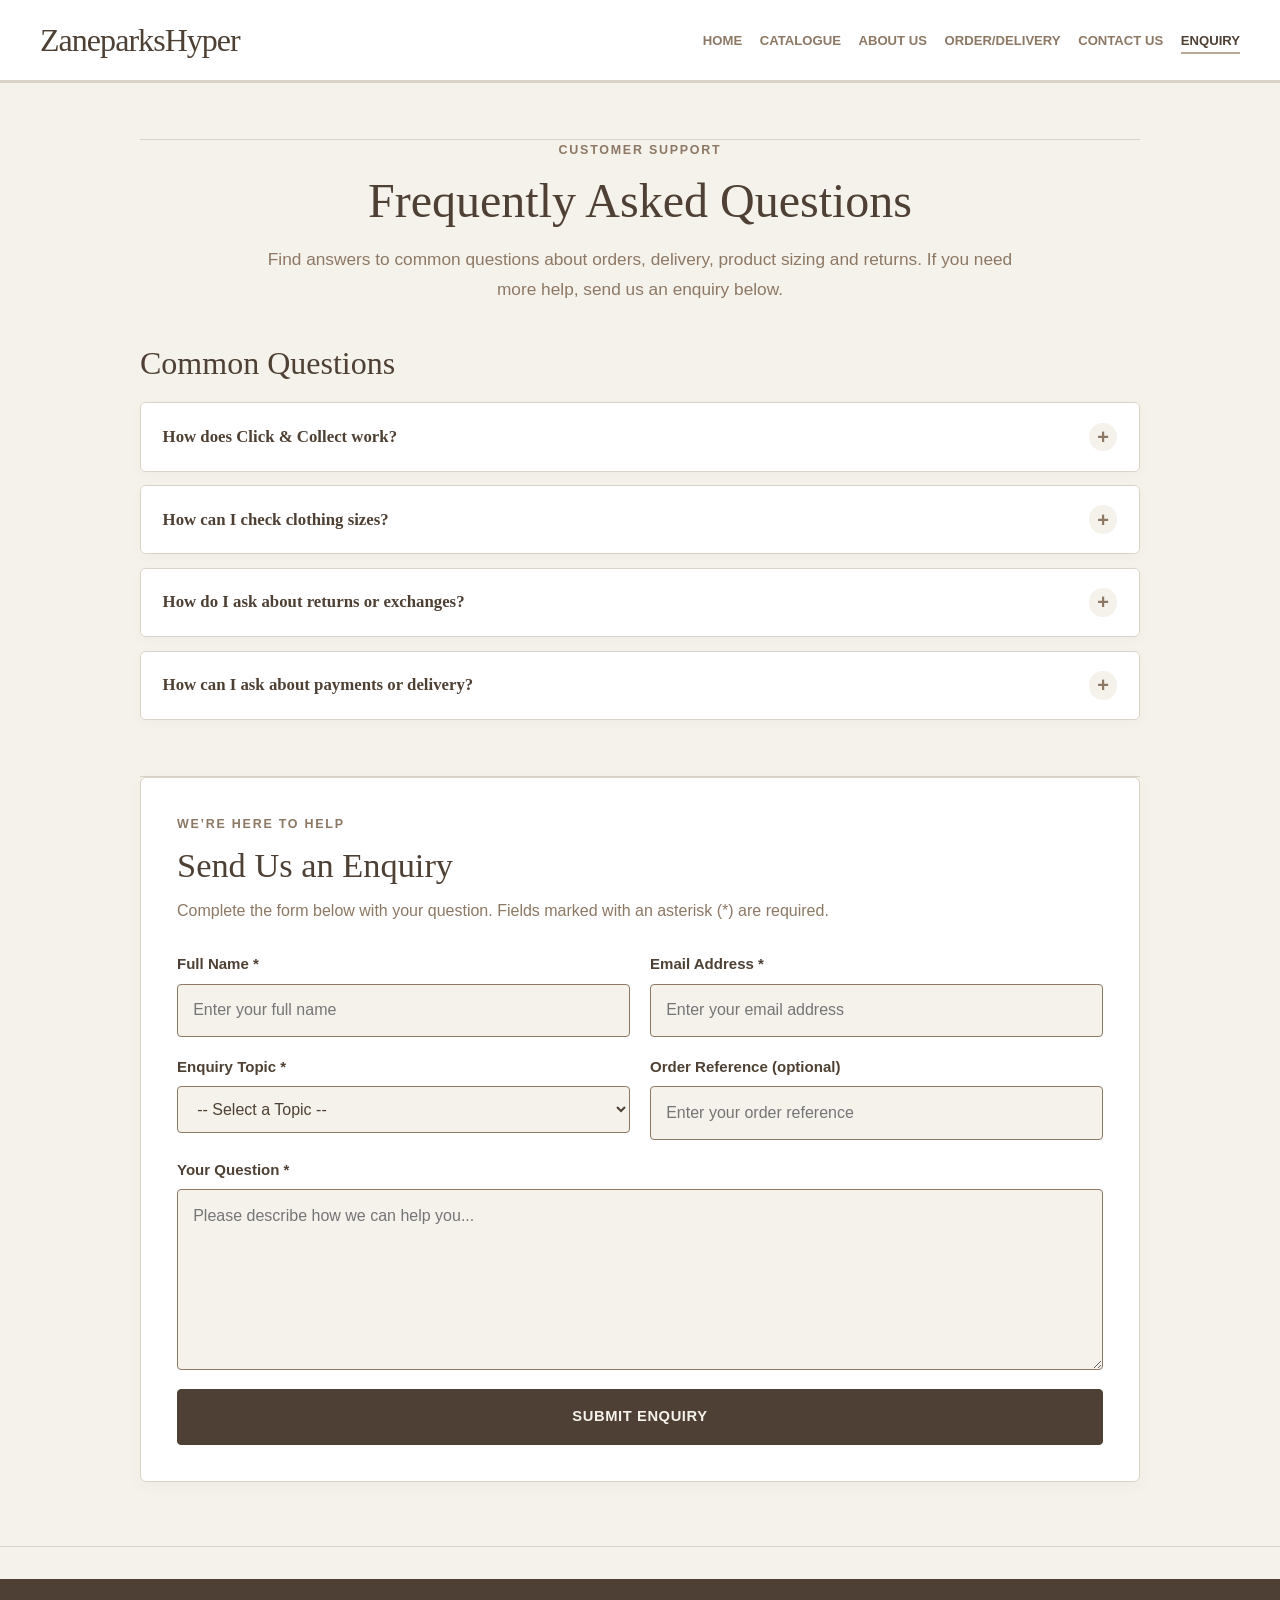
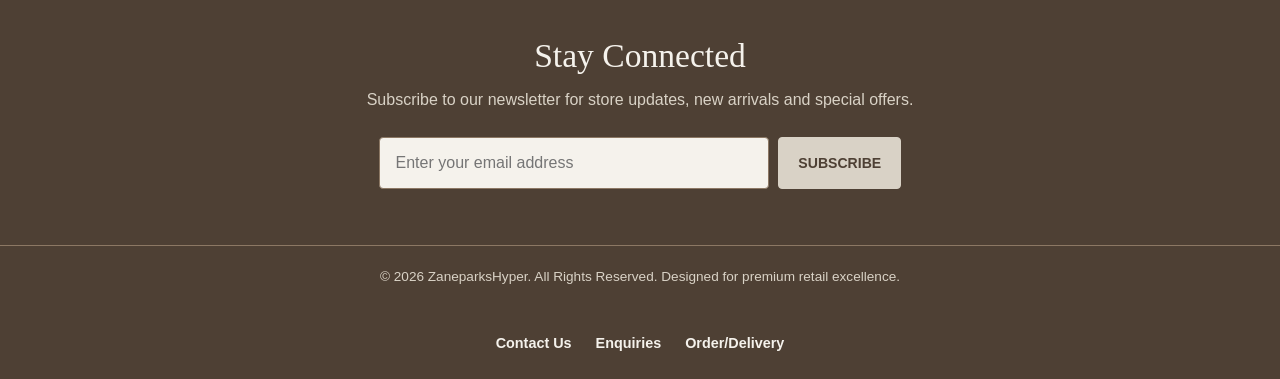
<file: enquiry.html>
<!DOCTYPE html>
<html lang="en">
<head>
<meta charset="UTF-8">
<meta name="viewport" content="width=device-width, initial-scale=1.0">
<title>FAQs &amp; Enquiries | ZaneparksHyper South Africa</title>
<meta name="description" content="Find answers about ZaneparksHyper products, clothing sizes, orders, delivery, Click and Collect, and returns, or submit a customer enquiry.">
<link rel="stylesheet" href="css\styles.css">
<style>
        :root {
            --page-bg: #F5F2EC;
            --text: #4E4034;
            --muted: #8C7864;
            --border: #D9D2C6;
            --hover: #B7A996;
            --white: #FFFFFF;
        }
        * {
            box-sizing: border-box;
        }
        html {
            scroll-behavior: smooth;
        }
        body {
            margin: 0;
            background: var(--page-bg);
            color: var(--text);
            font-family: "Source Sans Pro", Arial, sans-serif;
            line-height: 1.6;
        }
        .visually-hidden {
            position: absolute;
            width: 1px;
            height: 1px;
            padding: 0;
            margin: -1px;
            overflow: hidden;
            clip: rect(0, 0, 0, 0);
            white-space: nowrap;
            border: 0;
        }
        .Global-header {
            background: var(--white);
            padding: 1.25rem 2rem;
            border-bottom: 1px solid var(--border);
        }
        .header-container {
            max-width: 1200px;
            margin: 0 auto;
            display: flex;
            justify-content: space-between;
            align-items: center;
            gap: 1.5rem;
            flex-wrap: wrap;
        }
        .brand-logo {
            text-decoration: none;
        }
        .brand-logo h1 {
            font-family: "Daytona Light", Georgia, serif;
            color: var(--text);
            font-size: clamp(1.6rem, 3vw, 2rem);
            font-weight: 400;
            letter-spacing: -0.03em;
            margin: 0;
        }
        .nav-link ul {
            list-style: none;
            display: flex;
            flex-wrap: wrap;
            align-items: center;
            gap: 1.1rem;
            padding: 0;
            margin: 0;
        }
        .nav-link a {
            color: var(--muted);
            text-decoration: none;
            font-weight: 700;
            text-transform: uppercase;
            font-size: 0.82rem;
            transition: color 0.2s;
        }
        .nav-link a:hover,
        .nav-link a.active {
            color: var(--text);
        }
        .nav-link a:focus-visible,
        .accordion-trigger:focus-visible,
        .btn-form-submit:focus-visible,
        .btn-submit:focus-visible {
            outline: 2px solid var(--muted);
            outline-offset: 4px;
        }
        .page-rule {
            border: 0;
            height: 1px;
            background: var(--border);
            margin: 0;
        }
     .faq-page-container {
            width: min(100% - 2.5rem, 1000px);
            margin: 0 auto;
            padding: 3.5rem 0 1rem;
        }
        .content-header-container {
            max-width: 760px;
            margin: 0 auto 2.5rem;
            text-align: center;
        }
        .eyebrow {
            margin: 0 0 0.65rem;
            color: var(--muted);
            text-transform: uppercase;
            letter-spacing: 0.14em;
            font-size: 0.78rem;
            font-weight: 700;
        }
        .content-header-container h2,
        .section-heading,
        .enquiry-form-section h2 {
            font-family: "Daytona Light", Georgia, serif;
            color: var(--text);
            font-weight: 400;
            line-height: 1.2;
        }
        .content-header-container h2 {
            margin: 0 0 1rem;
            font-size: clamp(2.1rem, 5vw, 3rem);
        }
        .lead-paragraph {
            font-size: 1.08rem;
            color: var(--muted);
            margin: 0;
        }
        .faq-section {
            margin: 0 0 3.5rem;
        }
        .section-heading {
            font-size: clamp(1.65rem, 4vw, 2rem);
            margin: 0 0 1.25rem;
        }
        .accordion-wrapper {
            display: flex;
            flex-direction: column;
            gap: 0.85rem;
        }
        .accordion-item {
            overflow: hidden;
            background: var(--white);
            border: 1px solid var(--border);
            border-radius: 6px;
            box-shadow: 0 3px 12px rgba(78, 64, 52, 0.035);
        }
        .accordion-item h3 {
            margin: 0;
        }
        .accordion-trigger {
            display: flex;
            width: 100%;
            align-items: center;
            justify-content: space-between;
            gap: 1rem;
            padding: 1.2rem 1.35rem;
            border: 0;
            background: var(--white);
            color: var(--text);
            text-align: left;
            font-family: "Daytona Light", Georgia, serif;
            font-size: 1.05rem;
            font-weight: 600;
            cursor: pointer;
            transition: background-color 0.2s;
        }
        .accordion-trigger:hover,
        .accordion-item.active .accordion-trigger {
            background: #FDFCFB;
        }
        .accordion-icon {
            display: inline-flex;
            width: 1.8rem;
            height: 1.8rem;
            align-items: center;
            justify-content: center;
            flex-shrink: 0;
            border-radius: 50%;
            background: var(--page-bg);
            color: var(--muted);
            font-family: Arial, sans-serif;
            font-size: 1.25rem;
            line-height: 1;
            transition: transform 0.2s;
        }
        .accordion-item.active .accordion-icon {
            transform: rotate(45deg);
        }
        .accordion-panel {
            max-height: 0;
            overflow: hidden;
            background: var(--white);
            transition: max-height 0.3s ease;
        }
        .accordion-content {
            margin: 0;
            padding: 0 1.35rem 1.3rem;
            border-top: 1px solid var(--page-bg);
            color: var(--muted);
        }
        .accordion-content p {
            margin: 1rem 0 0;
        }
        .enquiry-form-section {
            margin: 0 0 3rem;
            padding: clamp(1.25rem, 4vw, 2.25rem);
            background: var(--white);
            border: 1px solid var(--border);
            border-radius: 6px;
            box-shadow: 0 4px 18px rgba(78, 64, 52, 0.04);
        }
        .enquiry-form-section h2 {
            font-size: clamp(1.7rem, 4vw, 2.15rem);
            margin: 0 0 0.65rem;
        }
        .section-description {
            margin: 0 0 1.75rem;
            color: var(--muted);
        }
        .form-row {
            display: grid;
            grid-template-columns: repeat(2, minmax(0, 1fr));
            gap: 1.25rem;
        }
        .form-field {
            display: flex;
            min-width: 0;
            flex-direction: column;
            gap: 0.45rem;
            margin-bottom: 1.15rem;
        }
        .form-field label {
            color: var(--text);
            font-size: 0.94rem;
            font-weight: 700;
        }
        .form-control,
        .form-input {
            width: 100%;
            min-width: 0;
            padding: 0.8rem 0.95rem;
            border: 1px solid var(--muted);
            border-radius: 4px;
            background: var(--page-bg);
            color: var(--text);
            font: inherit;
        }
        .form-control:focus,
        .form-input:focus {
            outline: 2px solid var(--muted);
            outline-offset: 2px;
        }
        .input-error {
            border: 2px solid #B42318 !important;
            background: #FFF8F8 !important;
        }
        .btn-form-submit {
            display: block;
            width: 100%;
            padding: 0.95rem 1.4rem;
            border: 1px solid var(--text);
            border-radius: 4px;
            background: var(--text);
            color: var(--page-bg);
            font: inherit;
            font-size: 0.92rem;
            font-weight: 700;
            text-transform: uppercase;
            letter-spacing: 0.04em;
            cursor: pointer;
            transition: background-color 0.2s, color 0.2s;
        }
        .btn-form-submit:hover {
            background: var(--hover);
            border-color: var(--hover);
            color: var(--text);
        }
        .feedback-box {
            display: none;
            padding: 0.85rem 1rem;
            margin-top: 1rem;
            border-radius: 4px;
            font-size: 0.94rem;
            overflow-wrap: anywhere;
        }
        .feedback-box.success,
        .feedback-box.success-msg {
            display: block;
            background: #F1F5EF;
            color: #315B37;
            border: 1px solid #C9D9C7;
        }
        .feedback-box.error,
        .feedback-box.error-msg {
            display: block;
            background: #FFF4F2;
            color: #8F2D23;
            border: 1px solid #E7C3BD;
        }
        .feedback-box.loading-msg {
            display: block;
            background: var(--page-bg);
            color: var(--text);
            border: 1px solid var(--border);
        }
        .global-footer {
            margin-top: 2rem;
            background: var(--text);
            color: var(--page-bg);
        }
        .footer-newsletter-section {
            max-width: 700px;
            margin: 0 auto;
            padding: 3.5rem 1.5rem;
            text-align: center;
        }
        .footer-newsletter-section h3 {
            margin: 0 0 0.6rem;
            font-family: "Daytona Light", Georgia, serif;
            font-size: clamp(1.7rem, 4vw, 2.1rem);
            font-weight: 400;
        }
        .footer-newsletter-section p {
            margin: 0 0 1.5rem;
            color: var(--border);
        }
        .newsletter-inline-form {
            display: flex;
            justify-content: center;
            gap: 0.6rem;
        }
        .form-input {
            max-width: 390px;
            background: var(--page-bg);
        }
        .btn-submit {
            padding: 0.8rem 1.2rem;
            border: 1px solid var(--border);
            border-radius: 4px;
            background: var(--border);
            color: var(--text);
            font: inherit;
            font-size: 0.88rem;
            font-weight: 700;
            text-transform: uppercase;
            cursor: pointer;
            transition: background-color 0.2s;
        }

        .btn-submit:hover {
            background: var(--hover);
            border-color: var(--hover);
        }
        .footer-bottom-bar {
            padding: 1.2rem 1rem;
            border-top: 1px solid var(--muted);
            color: var(--border);
            text-align: center;
            font-size: 0.85rem;
        }
        .footer-bottom-bar p {
            margin: 0;
        }
        @media (max-width: 900px) {
            .Global-header {
                padding: 1.2rem 1.25rem;
            }
            .header-container {
                justify-content: center;
            }
            .brand-logo,
            .nav-link {
                width: 100%;
                text-align: center;
            }
            .nav-link ul {
                justify-content: center;
                gap: 0.8rem 1rem;
            }
        }
        @media (max-width: 600px) {
            .faq-page-container {
                width: min(100% - 1.5rem, 1000px);
                padding-top: 2.25rem;
            }
            .nav-link ul {
                flex-direction: column;
                gap: 0.55rem;
            }
            .form-row {
                grid-template-columns: 1fr;
                gap: 0;
            }
            .newsletter-inline-form {
                flex-direction: column;
            }
            .form-input {
                max-width: none;
            }
            .btn-submit {
                width: 100%;
            }
            .accordion-trigger {
                padding: 1rem;
            }
            .accordion-content {
                padding: 0 1rem 1rem;
            }
        }
        @media (prefers-reduced-motion: reduce) {
            html {
                scroll-behavior: auto;
            }
            *,
            *::before,
            *::after {
                transition-duration: 0.01ms !important;
                animation-duration: 0.01ms !important;
            }
        }
</style>
</head>
<body>
    <header class="Global-header">
        <div class="header-container">
            <a class="brand-logo" href="index.html" aria-label="ZaneparksHyper home">
                <h1>ZaneparksHyper</h1>
            </a>

            <nav class="nav-link" aria-label="Main navigation">
                <ul>
                    <li><a href="index.html">Home</a></li>
                    <li><a href="catalogue.html">Catalogue</a></li>
                    <li><a href="about_Us.html">About Us</a></li>
                    <li><a href="order.html">Order/Delivery</a></li>
                    <li><a href="contact.html">Contact Us</a></li>
                    <li><a href="enquiry.html" class="active" aria-current="page">Enquiry</a></li>
                </ul>
            </nav>
        </div>
    </header>
<hr>
    <hr class="page-rule">
    <main class="faq-page-container">
        <hr>
        <header class="content-header-container">
            <p class="eyebrow">Customer Support</p>
            <h2>Frequently Asked Questions</h2>
            <p class="lead-paragraph">
                Find answers to common questions about orders, delivery, product sizing and returns.
                If you need more help, send us an enquiry below.
            </p>
        </header>
        
        <section class="faq-section" aria-labelledby="faqHeading">
            <h2 class="section-heading" id="faqHeading">Common Questions</h2>
            <div class="accordion-wrapper">
                <article class="accordion-item">
                    <h3>
                        <button type="button" class="accordion-trigger" id="faqTrigger1"
                            aria-expanded="false" aria-controls="faqPanel1">
                            <span>How does Click &amp; Collect work?</span>
                            <span class="accordion-icon" aria-hidden="true">+</span>
                        </button>
                    </h3>
                    <div class="accordion-panel" id="faqPanel1" role="region"
                        aria-labelledby="faqTrigger1" hidden>
                        <div class="accordion-content">
                            <p>Choose Click &amp; Collect when selecting your delivery method. Check your order confirmation for collection instructions and wait for confirmation that your items are ready before travelling to the store.</p>
                        </div>
                    </div>
                </article>

                <article class="accordion-item">
                    <h3>
                        <button type="button" class="accordion-trigger" id="faqTrigger2"
                            aria-expanded="false" aria-controls="faqPanel2">
                            <span>How can I check clothing sizes?</span>
                            <span class="accordion-icon" aria-hidden="true">+</span>
                        </button>
                    </h3>
                    <div class="accordion-panel" id="faqPanel2" role="region"
                        aria-labelledby="faqTrigger2" hidden>
                        <div class="accordion-content">
                            <p>Check the product details in the catalogue before ordering. If you need help with a particular size or item, submit an enquiry using the form below.</p>
                        </div>
                    </div>
                </article>

                <article class="accordion-item">
                    <h3>
                        <button type="button" class="accordion-trigger" id="faqTrigger3"
                            aria-expanded="false" aria-controls="faqPanel3">
                            <span>How do I ask about returns or exchanges?</span>
                            <span class="accordion-icon" aria-hidden="true">+</span>
                        </button>
                    </h3>
                    <div class="accordion-panel" id="faqPanel3" role="region"
                        aria-labelledby="faqTrigger3" hidden>
                        <div class="accordion-content">
                            <p>Return and exchange eligibility may depend on the product and applicable store policy. Contact us with the product details and, if available, your order reference so the enquiry can be reviewed.</p>
                        </div>
                    </div>
                </article>

                <article class="accordion-item">
                    <h3>
                        <button type="button" class="accordion-trigger" id="faqTrigger4"
                            aria-expanded="false" aria-controls="faqPanel4">
                            <span>How can I ask about payments or delivery?</span>
                            <span class="accordion-icon" aria-hidden="true">+</span>
                        </button>
                    </h3>
                    <div class="accordion-panel" id="faqPanel4" role="region"
                        aria-labelledby="faqTrigger4" hidden>
                        <div class="accordion-content">
                            <p>Use the enquiry form below to ask about payment options, delivery fees, estimated delivery times, or an existing order. Do not include passwords, card numbers or other sensitive payment information.</p>
                        </div>
                    </div>
                </article>
            </div>
        </section>
<hr>
        <section class="enquiry-form-section" aria-labelledby="enquiryHeading">
            <p class="eyebrow">We’re Here to Help</p>
            <h2 id="enquiryHeading">Send Us an Enquiry</h2>
            <p class="section-description">
                Complete the form below with your question. Fields marked with an asterisk (*) are required.
            </p>
            <form id="enquiryForm" novalidate>
                <div class="form-row">
                    <div class="form-field">
                        <label for="enquiryName">Full Name *</label>
                        <input type="text" id="enquiryName" name="name" class="form-control"
                            placeholder="Enter your full name" autocomplete="name"
                            minlength="2" required>
                    </div>

                    <div class="form-field">
                        <label for="enquiryEmail">Email Address *</label>
                        <input type="email" id="enquiryEmail" name="email" class="form-control"
                            placeholder="Enter your email address" autocomplete="email" required>
                    </div>
                </div>

                <div class="form-row">
                    <div class="form-field">
                        <label for="enquiryTopic">Enquiry Topic *</label>
                        <select id="enquiryTopic" name="topic" class="form-control" required>
                            <option value="">-- Select a Topic --</option>
                            <option value="product">Product Information</option>
                            <option value="sizing">Clothing Sizes</option>
                            <option value="availability">Product Availability</option>
                            <option value="delivery">Delivery or Collection</option>
                            <option value="order">Existing Order</option>
                            <option value="returns">Returns or Exchanges</option>
                            <option value="payment">Payment Question</option>
                            <option value="other">Other</option>
                        </select>
                    </div>

                    <div class="form-field">
                        <label for="enquiryOrderNumber">Order Reference (optional)</label>
                        <input type="text" id="enquiryOrderNumber" name="orderReference"
                            class="form-control" placeholder="Enter your order reference"
                            autocomplete="off">
                    </div>
                </div>

                <div class="form-field">
                    <label for="enquiryMessage">Your Question *</label>
                    <textarea id="enquiryMessage" name="message" class="form-control"
                        rows="6" minlength="10" maxlength="1500"
                        placeholder="Please describe how we can help you..." required></textarea>
                </div>
                <button type="submit" class="btn-form-submit">Submit Enquiry</button>
                <div id="enquiryFeedback" class="feedback-box"
                    role="status" aria-live="polite" aria-atomic="true"></div>
            </form>
        </section>
    </main>
<hr>
    <footer class="global-footer">
        <section class="footer-newsletter-section" aria-labelledby="NewsletterHeading">
            <div class="newsletter-content-box">
                <h3 id="NewsletterHeading">Stay Connected</h3>
                <p>Subscribe to our newsletter for store updates, new arrivals and special offers.</p>

                <form id="storeNewsletterform" class="newsletter-inline-form" novalidate>
                    <label for="SubscriberEmail" class="visually-hidden">Email Address</label>
                    <input type="email" id="SubscriberEmail" name="email" class="form-input"
                        placeholder="Enter your email address" autocomplete="email" required>
                    <button type="submit" class="btn-submit">Subscribe</button>
                </form>
                <div id="newsletterFeedback" class="feedback-box"
                    role="status" aria-live="polite" aria-atomic="true"></div>
            </div>
        </section>

        <div class="footer-bottom-bar">
            <p>&copy; 2026 ZaneparksHyper. All Rights Reserved. Designed for premium retail excellence.</p>
        </div>
        <nav class="footer-navigation" aria-label="Footer navigation">
    <a href="contact.html">Contact Us</a>
    <a href="enquiry.html" aria-current="page">Enquiries</a>
    <a href="order.html">Order/Delivery</a>
</nav>
    </footer>

    <script src="javascript/enquiry.js" defer></script>
    <script src="javascript/newsletter.js" defer></script>
</body>
</html>
</file>
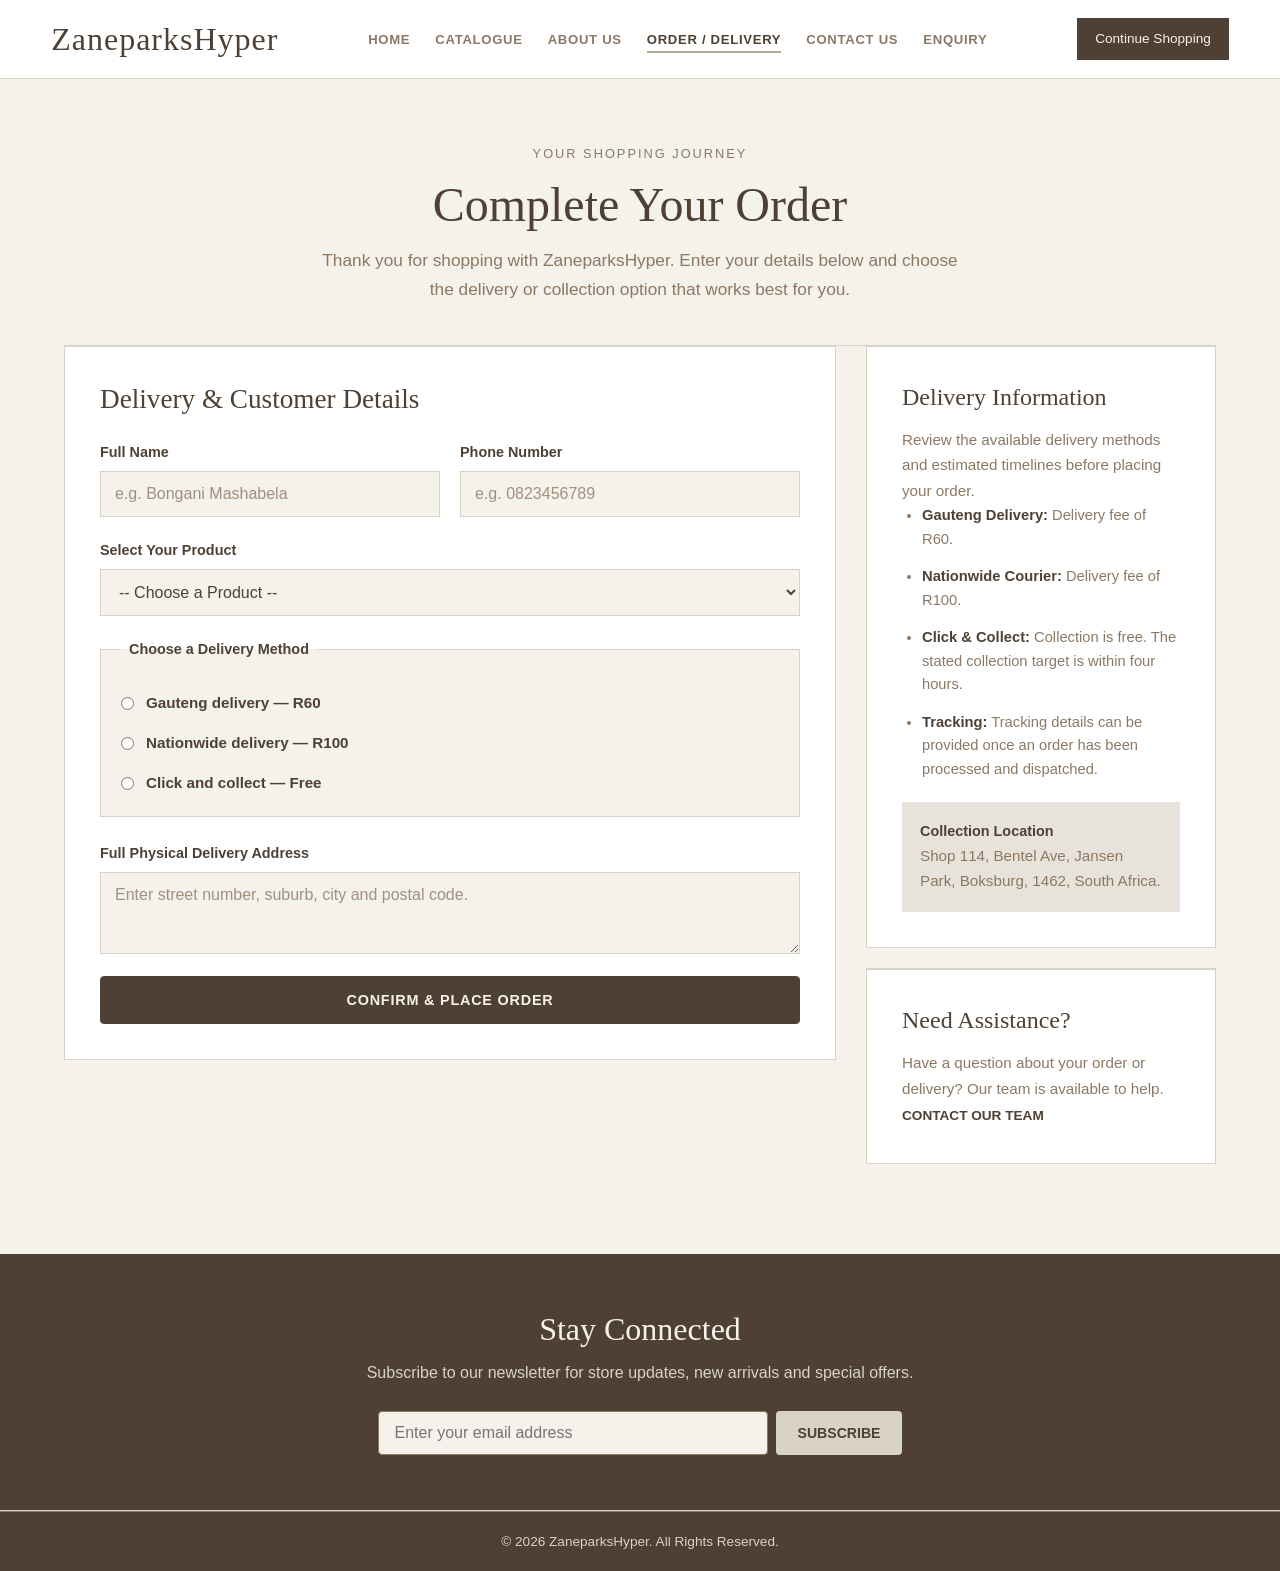
<file: order.html>
<!DOCTYPE html>
<html lang="en">
<head>
<meta charset="UTF-8">
<meta name="viewport" content="width=device-width, initial-scale=1.0">
<title>Order &amp; Delivery | ZaneparksHyper South Africa</title>
<meta name="description" content="Place your ZaneparksHyper order and choose Gauteng delivery, nationwide courier delivery or convenient click and collect in Boksburg, South Africa.">
<meta name="keywords" content="ZaneparksHyper orders, checkout South Africa, Gauteng delivery, nationwide courier, click and collect, Boksburg retail">
<link rel="stylesheet" href="css\styles.css">
<style>
        * {
            box-sizing: border-box;
        }

        html {
            scroll-behavior: smooth;
        }

        body {
            margin: 0;
            background: #F5F2EC;
            color: #4E4034;
            font-family: "Source Sans Pro", Arial, sans-serif;
            line-height: 1.6;
        }

        a {
            color: inherit;
        }

        hr {
            border: 0;
            height: 1px;
            background: #D9D2C6;
            margin: 0;
        }

        .visually-hidden {
            position: absolute;
            width: 1px;
            height: 1px;
            padding: 0;
            margin: -1px;
            overflow: hidden;
            clip: rect(0, 0, 0, 0);
            white-space: nowrap;
            border: 0;
        }
        .announcement-bar {
            background: #4E4034;
            color: #F5F2EC;
            text-align: center;
            padding: 8px 15px;
            font-size: 0.8rem;
            letter-spacing: 0.5px;
        }
        .Global-header {
            background: #ffff;
            padding: 18px 4%;
            border-bottom: 1px solid #D9D2C6;
        }
        .header-container {
            max-width: 1400px;
            margin: auto;
            display: flex;
            justify-content: space-between;
            align-items: center;
            gap: 25px;
        }
        .brand-logo {
            flex-shrink: 0;
        }
        .brand-logo h1 {
            font-family: Georgia, serif;
            font-weight: normal;
            font-size: 2rem;
            letter-spacing: 1px;
            margin: 0;
            color: #4E4034;
        }
        .nav-link ul {
            display: flex;
            align-items: center;
            flex-wrap: wrap;
            gap: 25px;
            list-style: none;
            padding: 0;
            margin: 0;
        }
        .nav-link a {
            text-decoration: none;
            color: #8C7864;
            font-size: 0.82rem;
            font-weight: 600;
            text-transform: uppercase;
            letter-spacing: 0.7px;
            transition: color 0.3s ease;
        }
        .nav-link a:hover,
        .nav-link a:focus,
        .nav-link a.active {
            color: #4E4034;
        }
        .header-actions a {
            display: inline-block;
            text-decoration: none;
            color: #F5F2EC;
            background: #4E4034;
            padding: 10px 18px;
            font-size: 0.85rem;
            transition: background 0.3s ease;
        }
        .header-actions a:hover {
            background: #8C7864;
        }
        .order-page-container {
            max-width: 1300px;
            margin: 65px auto;
            padding: 0 5%;
        }
        .content-header-container {
            text-align: center;
            margin-bottom: 40px;
        }
        .content-header-container h2 {
            font-family: Georgia, serif;
            font-size: clamp(2.2rem, 4vw, 3rem);
            font-weight: normal;
            line-height: 1.2;
            margin: 0 0 12px;
        }
        .lead-paragraph {
            color: #8C7864;
            max-width: 650px;
            margin: auto;
        }
        .page-eyebrow {
            display: block;
            color: #8C7864;
            text-transform: uppercase;
            letter-spacing: 2px;
            font-size: 0.8rem;
            margin-bottom: 12px;
        }
        .order-split-layout {
            display: grid;
            grid-template-columns: minmax(0, 1fr) 350px;
            gap: 30px;
            align-items: start;
        }

        .form-card-section,
        .details-section-card {
            background: #FFFFFF;
            padding: 35px;
            border: 1px solid #D9D2C6;
        }

        .form-card-section h3 {
            font-family: Georgia, serif;
            font-size: 1.7rem;
            font-weight: normal;
            margin: 0 0 25px;
        }

        .form-row {
            display: grid;
            grid-template-columns: repeat(2, minmax(0, 1fr));
            gap: 20px;
        }

        .form-field {
            display: flex;
            flex-direction: column;
            gap: 7px;
            margin-bottom: 22px;
            min-width: 0;
        }

        .form-field label,
        .delivery-legend {
            font-size: 0.9rem;
            font-weight: 600;
        }

        .form-control {
            width: 100%;
            padding: 13px 14px;
            border: 1px solid #D9D2C6;
            background: #F5F2EC;
            color: #4E4034;
            font-family: inherit;
            font-size: 1rem;
            border-radius: 0;
        }

        .form-control:focus {
            outline: 2px solid #8C7864;
            outline-offset: 2px;
        }

        .form-control::placeholder {
            color: #8C7864;
            opacity: 0.8;
        }
        .delivery-fieldset {
            border: 1px solid #D9D2C6;
            padding: 20px;
            margin: 0 0 25px;
            background: #F5F2EC;
        }
        .delivery-legend {
            padding: 0 8px;
            margin-bottom: 10px;
        }
        .radio-selection-block {
            display: flex;
            flex-direction: column;
            gap: 16px;
        }
        .radio-custom-label {
            display: flex;
            align-items: flex-start;
            gap: 12px;
            cursor: pointer;
            font-size: 0.95rem;
        }
        .radio-custom-label input {
            margin-top: 6px;
            accent-color: #4E4034;
        }
        #shippingAddressBlock {
            max-height: 300px;
            opacity: 1;
            overflow: hidden;
            transition: max-height 0.4s ease,
                        opacity 0.4s ease,
                        margin-bottom 0.4s ease;
        }
        #shippingAddressBlock.hidden-address {
            max-height: 0;
            opacity: 0;
            margin-bottom: 0;
            pointer-events: none;
        }
        .input-error {
            border: 2px solid #DC3545 !important;
            background: #FFF8F8 !important;
        }
        .btn-form-submit {
            display: block;
            width: 100%;
            padding: 15px 20px;
            background: #4E4034;
            color: #F5F2EC;
            border: 1px solid #4E4034;
            font-family: inherit;
            font-size: 0.9rem;
            font-weight: bold;
            text-transform: uppercase;
            letter-spacing: 0.8px;
            cursor: pointer;
            transition: background 0.3s ease;
        }
        .btn-form-submit:hover {
            background: #8C7864;
            border-color: #8C7864;
        }
        .btn-form-submit:focus-visible,
        .btn-submit:focus-visible,
        .header-actions a:focus-visible {
            outline: 2px solid #8C7864;
            outline-offset: 3px;
        }
        .details-section-card {
            margin-bottom: 20px;
        }

        .details-section-card h4 {
            font-family: Georgia, serif;
            font-size: 1.5rem;
            font-weight: normal;
            margin: 0 0 15px;
        }

        .details-section-card p {
            color: #8C7864;
            font-size: 0.95rem;
        }

        .details-section-card ul {
            padding-left: 20px;
            margin-bottom: 0;
        }

        .details-section-card li {
            margin-bottom: 14px;
            color: #8C7864;
            font-size: 0.92rem;
        }

        .details-section-card li strong {
            color: #4E4034;
        }

        .delivery-note {
            background: #E8E3DA;
            padding: 18px;
            margin-top: 20px;
            font-size: 0.9rem;
        }
        .feedback-box {
            padding: 12px;
            margin-top: 15px;
            border-radius: 3px;
            font-size: 0.95rem;
            font-weight: bold;
            display: none;
            overflow-wrap: anywhere;
        }
        .feedback-box.error-msg {
            display: block;
            background: #F8D7DA;
            color: #721C24;
            border: 1px solid #F5C6CB;
        }
        .feedback-box.loading-msg {
            display: block;
            background: #FFF3CD;
            color: #856404;
            border: 1px solid #FFEEBA;
        }
        .feedback-box.success-msg {
            display: block;
            background: #D4EDDA;
            color: #155724;
            border: 1px solid #C3E6CB;
        }
        .global-footer {
            background: #4E4034;
            color: #F5F2EC;
            margin-top: 70px;
        }
        .footer-newsletter-section {
            max-width: 650px;
            margin: auto;
            padding: 55px 20px;
            text-align: center;
        }
        .footer-newsletter-section h2 {
            font-family: Georgia, serif;
            font-size: 2rem;
            font-weight: normal;
            margin: 0 0 10px;
        }
        .footer-newsletter-section p {
            color: #D9D2C6;
            margin-bottom: 25px;
        }

        .newsletter-inline-form {
            display: flex;
            flex-wrap: wrap;
            justify-content: center;
            gap: 8px;
        }
        .form-input {
            flex: 1 1 230px;
            min-width: 0;
            padding: 13px;
            border: 1px solid #8C7864;
            background: #F5F2EC;
            color: #4E4034;
            font-family: inherit;
        }
        .btn-submit {
            padding: 13px 22px;
            border: 0;
            background: #D9D2C6;
            color: #4E4034;
            font-weight: bold;
            text-transform: uppercase;
            cursor: pointer;
        }
        .btn-submit:hover {
            background: #B7A996;
        }
        .footer-bottom-bar {
            border-top: 1px solid #8C7864;
            text-align: center;
            padding: 18px;
            color: #D9D2C6;
            font-size: 0.85rem;
        }
        .footer-bottom-bar p {
            margin: 0;
        }
        @media (max-width: 950px) {
            .order-split-layout {
                grid-template-columns: 1fr;
            }
        }
        @media (max-width: 900px) {
            .header-container {
                flex-direction: column;
            }
            .nav-link ul {
                justify-content: center;
                gap: 15px;
            }
        }
        @media (max-width: 600px) {
            .Global-header {
                padding: 18px 15px;
            }

            .brand-logo h1 {
                font-size: 1.7rem;
            }

            .nav-link ul {
                gap: 10px 15px;
            }

            .nav-link a {
                font-size: 0.75rem;
            }

            .order-page-container {
                margin: 45px auto;
                padding: 0 18px;
            }
    #shippingAddressBlock[hidden] {
    display: none !important;
}
            .form-card-section,
            .details-section-card {
                padding: 22px;
            }

            .form-row {
                grid-template-columns: 1fr;
                gap: 0;
            }

            .newsletter-inline-form {
                flex-direction: column;
            }

            .form-input,
            .btn-submit {
                width: 100%;
            }
        }
        @media (prefers-reduced-motion: reduce) {
            *,
            *::before,
            *::after {
                scroll-behavior: auto !important;
                transition-duration: 0.01ms !important;
                animation-duration: 0.01ms !important;
            }
        }
    </style>
</head>
<body>
    <header class="Global-header">
        <div class="header-container">
            <div class="brand-logo">
                <h1>ZaneparksHyper</h1>
            </div>

            <nav class="nav-link" aria-label="Main navigation">
                <ul>
                    <li><a href="index.html">Home</a></li>
                    <li><a href="catalogue.html">Catalogue</a></li>
                    <li><a href="about_Us.html">About Us</a></li>
                    <li><a href="order.html" class="active" aria-current="page">Order / Delivery</a></li>
                    <li><a href="contact.html">Contact Us</a></li>
                    <li><a href="enquiry.html">Enquiry</a></li>
                </ul>
            </nav>

            <div class="header-actions">
                <a href="catalogue.html">Continue Shopping</a>
            </div>

        </div>
    </header>

    <main class="order-page-container">
        <section class="content-header-container">
            <span class="page-eyebrow">Your Shopping Journey</span>
            <h2>Complete Your Order</h2>
            <p class="lead-paragraph">
                Thank you for shopping with ZaneparksHyper.
                Enter your details below and choose the delivery
                or collection option that works best for you.
            </p>
        </section>
<hr>
        <div class="order-split-layout">
            <section class="form-card-section" aria-labelledby="checkoutHeading">
                <h3 id="checkoutHeading">Delivery &amp; Customer Details</h3>
                <form id="secureCheckoutForm" novalidate>
                    <div class="form-row">
                        <div class="form-field">
                            <label for="customerFullName">Full Name</label>
                            <input
                                type="text"
                                id="customerFullName"
                                name="customerFullName"
                                class="form-control"
                                placeholder="e.g. Bongani Mashabela"
                                autocomplete="name"
                                minlength="2"
                                required>
                        </div>

                        <div class="form-field">
                            <label for="customerPhone">Phone Number</label>
                            <input
                                type="tel"
                                id="customerPhone"
                                name="customerPhone"
                                class="form-control"
                                placeholder="e.g. 0823456789"
                                autocomplete="tel"
                                inputmode="tel"
                                required>
                        </div>
                    </div>

                    <div class="form-field">
                        <label for="itemSelection">Select Your Product</label>
                        <select
                            id="itemSelection"
                            name="itemSelection"
                            class="form-control"
                            required>
                            <option value="">-- Choose a Product --</option>
                            <option value="jeans">Premium Straight Jeans - R600</option>
                            <option value="tops">Kids' Tops - R150</option>
                            <option value="sandals">Sandals - R160</option>
                        </select>
                    </div>

                    <fieldset class="delivery-fieldset">
                        <legend class="delivery-legend">
                            Choose a Delivery Method
                        </legend>
                        <div class="radio-selection-block">
                            <label class="radio-custom-label">
                                <input
                                    type="radio"
                                    name="deliveryMethod"
                                    value="gauteng"
                                    required>
                                <span>Gauteng delivery — R60</span>
                            </label>

                            <label class="radio-custom-label">
                                <input
                                    type="radio"
                                    name="deliveryMethod"
                                    value="nationwide">
                                <span>Nationwide delivery — R100</span>
                            </label>

                            <label class="radio-custom-label">
                                <input
                                    type="radio"
                                    name="deliveryMethod"
                                    value="collect">
                                <span>Click and collect — Free</span>
                            </label>
                        </div>
                    </fieldset>

                    <div class="form-field" id="shippingAddressBlock">
                        <label for="shippingAddress">
                            Full Physical Delivery Address
                        </label>
                        <textarea
                            id="shippingAddress"
                            name="shippingAddress"
                            class="form-control"
                            rows="3"
                            placeholder="Enter street number, suburb, city and postal code."
                            autocomplete="street-address"
                            required></textarea>
                    </div>
                    <button type="submit" class="btn-form-submit">
                        Confirm &amp; Place Order
                    </button>
                    <div
                        id="checkoutFeedback"
                        class="feedback-box"
                        role="status"
                        aria-live="polite"
                        aria-atomic="true">
                    </div>
                </form>
            </section>


            <aside class="location-details-sidebar" aria-label="Delivery information">
                <div class="details-section-card">
                    <h4>Delivery Information</h4>
                    <p>
                        Review the available delivery methods and
                        estimated timelines before placing your order.
                    </p>
                    <ul>
                        <li>
                            <strong>Gauteng Delivery:</strong>
                            Delivery fee of R60.
                        </li>
                        <li>
                            <strong>Nationwide Courier:</strong>
                            Delivery fee of R100.
                        </li>
                        <li>
                            <strong>Click &amp; Collect:</strong>
                            Collection is free. The stated collection
                            target is within four hours.
                        </li>

                        <li>
                            <strong>Tracking:</strong>
                            Tracking details can be provided once an
                            order has been processed and dispatched.
                        </li>
                    </ul>

                    <div class="delivery-note">
                        <strong>Collection Location</strong>
                        <p>
                            Shop 114, Bentel Ave, Jansen Park,
                            Boksburg, 1462, South Africa.
                        </p>
                    </div>
                </div>
<hr>
                <div class="details-section-card">
                    <h4>Need Assistance?</h4>
                    <p>
                        Have a question about your order or delivery?
                        Our team is available to help.
                    </p>
                    <a href="contact.html" class="card-cta-link">
                        Contact Our Team
                    </a>
                </div>

            </aside>

        </div>

    </main>

    
    <footer class="global-footer">

        <section class="footer-newsletter-section"
                 aria-labelledby="NewsletterHeading">

            <div class="newsletter-content-box">
                <h2 id="NewsletterHeading">Stay Connected</h2>
                <p>
                    Subscribe to our newsletter for store updates,
                    new arrivals and special offers.
                </p>

                <form id="storeNewsletterform"
                      class="newsletter-inline-form"
                      novalidate>

                    <label for="SubscriberEmail" class="visually-hidden">
                        Email Address
                    </label>
                    <input
                        type="email"
                        id="SubscriberEmail"
                        name="email"
                        class="form-input"
                        placeholder="Enter your email address"
                        autocomplete="email"
                        required>
                    <button type="submit" class="btn-submit">
                        Subscribe
                    </button>
                </form>
                <div
                    id="newsletterFeedback"
                    class="feedback-box"
                    role="status"
                    aria-live="polite"
                    aria-atomic="true">
                </div>
            </div>
        </section>
<hr>
        <div class="footer-bottom-bar">
            <p>
                &copy; 2026 ZaneparksHyper. All Rights Reserved.
            </p>
        </div>
    </footer>
    <script src="javascript/order.js" defer></script>
    <script src="javascript/newsletter.js" defer></script>
</body>
</html>
</file>
<file: css/styles.css>
:root {
    --color-ivory: #F5F2EC;
    --color-greige: #D9D2C6;
    --color-stone: #B7A996;
    --color-walnut: #8C7864;
    --color-mocha: #4E4034;
    --color-white: #FFFFFF;

    --font-header: "Helvetica Neue", Arial, sans-serif;
    --font-body: "Source Sans Pro", Arial, sans-serif;

    --page-bg: var(--color-ivory);
    --text: var(--color-mocha);
    --muted: var(--color-walnut);
    --border: var(--color-greige);
    --hover: var(--color-stone);
    --white: var(--color-white);
}
* {
    margin: 0;
    padding: 0;
    box-sizing: border-box;
}
html {
    scroll-behavior: smooth;
}
body {
    min-height: 100vh;
    font-family: var(--font-body);
    background-color: var(--color-ivory);
    color: var(--color-mocha);
    line-height: 1.6;
}
img {
    max-width: 100%;
    height: auto;
}
a {
    color: inherit;
}
button,
input,
select,
textarea {
    font-family: var(--font-body);
}
button {
    cursor: pointer;
}
button:disabled {
    cursor: not-allowed;
    opacity: 0.65;
}
hr,
.page-rule {
    border: 0;
    height: 1px;
    background-color: var(--color-greige);
    margin: 0;
}
h1,
h2,
h3,
h4,
h5,
h6 {
    font-family: var(--font-header);
    color: var(--color-mocha);
    line-height: 1.25;
}
p,
li,
label,
small,
input,
select,
textarea {
    font-family: var(--font-body);
}
p {
    line-height: 1.7;
}
.visually-hidden {
    position: absolute;
    width: 1px;
    height: 1px;
    padding: 0;
    margin: -1px;
    overflow: hidden;
    clip: rect(0, 0, 0, 0);
    white-space: nowrap;
    border: 0;
}
.Global-header,
.site-header {
    background-color: var(--color-white);
    padding: 1.5rem 2rem;
    border-bottom: 1px solid var(--color-greige);
}
.header-container {
    max-width: 1200px;
    margin: 0 auto;
    display: flex;
    justify-content: space-between;
    align-items: center;
    flex-wrap: wrap;
    gap: 1.5rem;
}
.brand-logo {
    text-decoration: none;
    color: var(--color-mocha);
}
.brand-logo h1 {
    margin: 0;
    font-family: var(--font-header);
    color: var(--color-mocha);
    font-size: clamp(1.6rem, 3vw, 2rem);
    font-weight: 600;
    letter-spacing: 0.2px;
}
.nav-link ul {
    list-style: none;
    display: flex;
    align-items: center;
    flex-wrap: wrap;
    gap: 1.5rem;
}
.nav-link a,
nav a {
    font-family: var(--font-body);
    text-decoration: none;
    color: var(--color-walnut);
    font-size: 0.95rem;
    font-weight: 600;
    transition: color 0.2s ease;
}
.nav-link a:hover,
.nav-link a.active,
.nav-link a[aria-current="page"] {
    color: var(--color-mocha);
}
.nav-link a.active,
.nav-link a[aria-current="page"] {
    border-bottom: 2px solid var(--color-stone);
    padding-bottom: 4px;
}
.nav-link a:focus-visible,
nav a:focus-visible {
    outline: 2px solid var(--color-walnut);
    outline-offset: 4px;
}
.header-actions .cart-toggle-button,
.cart-toggle-button {
    display: inline-block;
    text-decoration: none;
    background-color: var(--color-mocha);
    color: var(--color-ivory);
    padding: 0.65rem 1.25rem;
    border: 1px solid var(--color-mocha);
    border-radius: 4px;
    font-family: var(--font-body);
    font-size: 0.9rem;
    font-weight: 700;
    transition: background-color 0.2s ease;
}
.header-actions .cart-toggle-button:hover,
.cart-toggle-button:hover {
    background-color: var(--color-walnut);
    border-color: var(--color-walnut);
}
.hero-showcase {
    background-color: var(--color-greige);
    background-image:
        linear-gradient(
            rgba(78, 64, 52, 0.45),
            rgba(78, 64, 52, 0.45)
        );
    background-size: cover;
    background-position: center;
    padding: 7rem 2rem;
    min-height: 500px;
    display: flex;
    justify-content: center;
    align-items: center;
}
.hero-content-box {
    max-width: 1200px;
    width: 100%;
}
.hero-text {
    max-width: 550px;
    background-color: rgba(255, 255, 255, 0.96);
    padding: 3rem;
    border-radius: 4px;
    box-shadow: 0 4px 20px rgba(0, 0, 0, 0.05);
}
.hero-tagline {
    display: block;
    color: var(--color-walnut);
    text-transform: uppercase;
    font-weight: 700;
    font-size: 0.85rem;
    letter-spacing: 1px;
    margin-bottom: 0.5rem;
}
.hero-text h2 {
    font-family: var(--font-header);
    color: var(--color-mocha);
    font-size: 2.4rem;
    margin-bottom: 1rem;
    line-height: 1.2;
}
.hero-text p {
    color: var(--color-walnut);
    margin-bottom: 2rem;
}
.hero-actions {
    display: flex;
    align-items: center;
    gap: 1.5rem;
    flex-wrap: wrap;
}
.btn {
    display: inline-block;
    text-decoration: none;
    padding: 0.75rem 1.5rem;
    border: 1px solid transparent;
    font-family: var(--font-body);
    font-weight: 700;
    font-size: 0.85rem;
    text-transform: uppercase;
    border-radius: 4px;
    transition:
        background-color 0.2s ease,
        color 0.2s ease;
}
.btn-primary {
    background-color: var(--color-mocha);
    color: var(--color-ivory);
    border-color: var(--color-mocha);
}
.btn-primary:hover {
    background-color: var(--color-walnut);
    border-color: var(--color-walnut);
}
.homepage-main-content {
    max-width: 1200px;
    margin: 4rem auto;
    padding: 0 2rem;
}
.section-title {
    font-family: var(--font-header);
    color: var(--color-mocha);
    font-size: 2.2rem;
    text-align: center;
    margin-bottom: 0.5rem;
}
.section-subtitle {
    color: var(--color-walnut);
    text-align: center;
    margin-bottom: 3rem;
    font-size: 1.05rem;
}
.catalogue-cards-container {
    display: grid;
    grid-template-columns: repeat(
        auto-fit,
        minmax(min(260px, 100%), 1fr)
    );
    gap: 2rem;
    margin-top: 2rem;
}

.catalouge-layout-wrapper,
.catalogue-layout-wrapper {
    max-width: 1200px;
    margin: 2rem auto;
    padding: 0 1rem;
    display: flex;
    gap: 2rem;
    align-items: flex-start;
}

.catalogue-card {
    background-color: var(--color-white);
    border: 1px solid var(--color-greige);
    padding: 2.5rem 2rem;
    border-radius: 4px;
    display: flex;
    flex-direction: column;
    justify-content: space-between;
    transition:
        box-shadow 0.2s ease,
        border-color 0.2s ease;
}

.catalogue-card:hover {
    box-shadow: 0 8px 24px rgba(140, 120, 100, 0.1);
    border-color: var(--color-stone);
}

.card-body h3 {
    font-family: var(--font-header);
    color: var(--color-mocha);
    font-size: 1.5rem;
    margin-bottom: 0.75rem;
}

.card-body p {
    color: var(--color-walnut);
    font-size: 0.95rem;
    margin-bottom: 2rem;
}

.card-cta-link {
    text-decoration: none;
    color: var(--color-mocha);
    font-weight: 700;
    text-transform: uppercase;
    font-size: 0.85rem;
    transition: color 0.2s ease;
}

.card-cta-link:hover {
    color: var(--color-stone);
}
.art img,
.product-image,
.product-card img {
    display: block;
    width: 100%;
    height: auto;
    object-fit: cover;
}

.store-location-section,
.store-location {
    padding: 4rem 2rem;
    background-color: var(--color-ivory);
    color: var(--color-mocha);
}

.store-location-container,
.store-location-content {
    max-width: 1200px;
    margin: 0 auto;
}

.store-location-section h2,
.store-location h2,
.store-map-section h2 {
    font-family: var(--font-header);
    color: var(--color-mocha);
    margin-bottom: 1rem;
}

.store-map-wrapper {
    width: 100%;
    overflow: hidden;
    border: 2px solid var(--color-greige);
    border-radius: 6px;
    background-color: var(--color-white);
}

#storeMap {
    width: 100%;
    min-height: 300px;
    overflow: hidden;
    border: 1px solid var(--color-greige);
    border-radius: 8px;
    background-color: var(--color-ivory);
}

#storeMap iframe,
.store-map-wrapper iframe {
    display: block;
    width: 100%;
    height: 400px;
    border: 0;
}
.static-page-layout,
.faq-page-container {
    width: min(100% - 2.5rem, 1000px);
    margin: 0 auto;
    padding: 3.5rem 0 1rem;
}

.content-header-container {
    max-width: 760px;
    margin: 0 auto 2.5rem;
    text-align: center;
}
.content-header-container h2 {
    font-family: var(--font-header);
    color: var(--color-mocha);
    font-weight: 400;
    line-height: 1.2;
    font-size: clamp(2.1rem, 5vw, 3rem);
    margin-bottom: 1rem;
}
.eyebrow {
    margin-bottom: 0.65rem;
    color: var(--color-walnut);
    text-transform: uppercase;
    letter-spacing: 0.14em;
    font-size: 0.78rem;
    font-weight: 700;
}
.lead-paragraph {
    font-size: 1.08rem;
    color: var(--color-walnut);
}
.form-field {
    display: flex;
    flex-direction: column;
    gap: 0.45rem;
    margin-bottom: 1.15rem;
}

.form-field label,
label {
    color: var(--color-mocha);
    font-size: 0.94rem;
    font-weight: 600;
}

.form-row {
    display: grid;
    grid-template-columns: repeat(2, minmax(0, 1fr));
    gap: 1.25rem;
}

.form-control,
.form-input,
input,
select,
textarea {
    max-width: 100%;
    font-family: var(--font-body);
}

.form-control,
.form-input {
    width: 100%;
    min-width: 0;
    padding: 0.8rem 0.95rem;
    border: 1px solid var(--color-walnut);
    border-radius: 4px;
    background-color: var(--color-ivory);
    color: var(--color-mocha);
    font-size: 1rem;
}

textarea.form-control {
    resize: vertical;
}

.form-control:focus,
.form-input:focus,
input:focus,
select:focus,
textarea:focus {
    outline: 2px solid var(--color-walnut);
    outline-offset: 2px;
}
.input-error {
    border: 2px solid #B42318 !important;
    background-color: #FFF8F8 !important;
}

.btn-form-submit {
    display: block;
    width: 100%;
    padding: 0.95rem 1.4rem;
    border: 1px solid var(--color-mocha);
    border-radius: 4px;
    background-color: var(--color-mocha);
    color: var(--color-ivory);
    font-family: var(--font-body);
    font-size: 0.92rem;
    font-weight: 700;
    text-transform: uppercase;
    letter-spacing: 0.04em;
    transition:
        background-color 0.2s ease,
        color 0.2s ease;
}

.btn-form-submit:hover {
    background-color: var(--color-stone);
    border-color: var(--color-stone);
    color: var(--color-mocha);
}

.feedback-box {
    display: none;
    padding: 0.85rem 1rem;
    margin-top: 1rem;
    border-radius: 4px;
    font-size: 0.94rem;
    overflow-wrap: anywhere;
}
.feedback-box.success,
.feedback-box.success-msg {
    display: block;
    background-color: #F1F5EF;
    color: #315B37;
    border: 1px solid #C9D9C7;
}
.feedback-box.error,
.feedback-box.error-msg {
    display: block;
    background-color: #FFF4F2;
    color: #8F2D23;
    border: 1px solid #E7C3BD;
}
.feedback-box.loading-msg {
    display: block;
    background-color: var(--color-ivory);
    color: var(--color-mocha);
    border: 1px solid var(--color-greige);
}
.global-footer {
    margin-top: 6rem;
    background-color: var(--color-mocha);
    color: var(--color-ivory);
}
.footer-newsletter-section {
    max-width: 700px;
    margin: 0 auto;
    padding: 4rem 2rem;
    text-align: center;
}
.footer-newsletter-section h2,
.footer-newsletter-section h3 {
    font-family: var(--font-header);
    color: var(--color-ivory);
    font-size: 2rem;
    font-weight: 400;
    margin-bottom: 0.6rem;
}
.footer-newsletter-section p {
    color: var(--color-greige);
    margin-bottom: 2rem;
}
.newsletter-inline-form {
    display: flex;
    justify-content: center;
    gap: 0.6rem;
}
.newsletter-inline-form .form-input {
    flex-grow: 1;
    max-width: 390px;
    padding: 0.75rem 1rem;
    border: 1px solid var(--color-walnut);
    border-radius: 4px;
    background-color: var(--color-ivory);
    color: var(--color-mocha);
}
.btn-submit {
    padding: 0.8rem 1.2rem;
    border: 1px solid var(--color-greige);
    border-radius: 4px;
    background-color: var(--color-greige);
    color: var(--color-mocha);
    font-family: var(--font-body);
    font-size: 0.88rem;
    font-weight: 700;
    text-transform: uppercase;
    transition:
        background-color 0.2s ease,
        border-color 0.2s ease;
}
.btn-submit:hover {
    background-color: var(--color-stone);
    border-color: var(--color-stone);
}
.footer-bottom-bar {
    text-align: center;
    padding: 1.5rem;
    border-top: 1px solid rgba(217, 210, 198, 0.2);
    font-size: 0.85rem;
    color: var(--color-stone);
}
.footer-bottom-bar p {
    margin: 0;
}
.footer-navigation {
    display: flex;
    justify-content: center;
    flex-wrap: wrap;
    gap: 1.5rem;
    padding: 1.5rem 1rem;
}
.footer-navigation a {
    color: var(--color-ivory);
    text-decoration: none;
    font-size: 0.9rem;
    transition: color 0.2s ease;
}
.footer-navigation a:hover {
    color: var(--color-stone);
}
.footer-navigation a:focus-visible {
    outline: 2px solid var(--color-ivory);
    outline-offset: 4px;
}
:focus-visible {
    outline: 2px solid var(--color-walnut);
    outline-offset: 3px;
}
@media (max-width: 768px) {
    .Global-header,
    .site-header {
        padding: 1.25rem;
    }
    .header-container {
        flex-direction: column;
        text-align: center;
    }
    .nav-link ul {
        justify-content: center;
        gap: 0.8rem 1rem;
    }
    .hero-showcase {
        padding: 4rem 1.25rem;
        min-height: auto;
    }
    .hero-text {
        padding: 2rem;
    }
    .hero-text h2 {
        font-size: 2rem;
    }
    .homepage-main-content {
        margin: 3rem auto;
        padding: 0 1.25rem;
    }
    .section-title {
        font-size: 1.8rem;
    }
    .catalouge-layout-wrapper,
    .catalogue-layout-wrapper {
        flex-direction: column;
    }
    .form-row {
        grid-template-columns: 1fr;
        gap: 0;
    }
    .newsletter-inline-form {
        flex-direction: column;
    }
    .newsletter-inline-form .form-input {
        max-width: none;
    }
    .btn-submit {
        width: 100%;
    }
    .store-location-section,
    .store-location {
        padding: 2.5rem 1rem;
    }
    #storeMap iframe,
    .store-map-wrapper iframe {
        height: 300px;
    }
}
@media (max-width: 600px) {
    .faq-page-container,
    .static-page-layout {
        width: min(100% - 1.5rem, 1000px);
        padding-top: 2.25rem;
    }
    .nav-link ul {
        gap: 0.65rem;
    }
    .hero-text {
        padding: 1.5rem;
    }
    .hero-actions {
        gap: 0.75rem;
    }
    .footer-newsletter-section {
        padding: 3rem 1.25rem;
    }
}
@media (prefers-reduced-motion: reduce) {
    html {
        scroll-behavior: auto;
    }

    *,
    *::before,
    *::after {
        transition-duration: 0.01ms !important;
        animation-duration: 0.01ms !important;
    }
}
</file>
